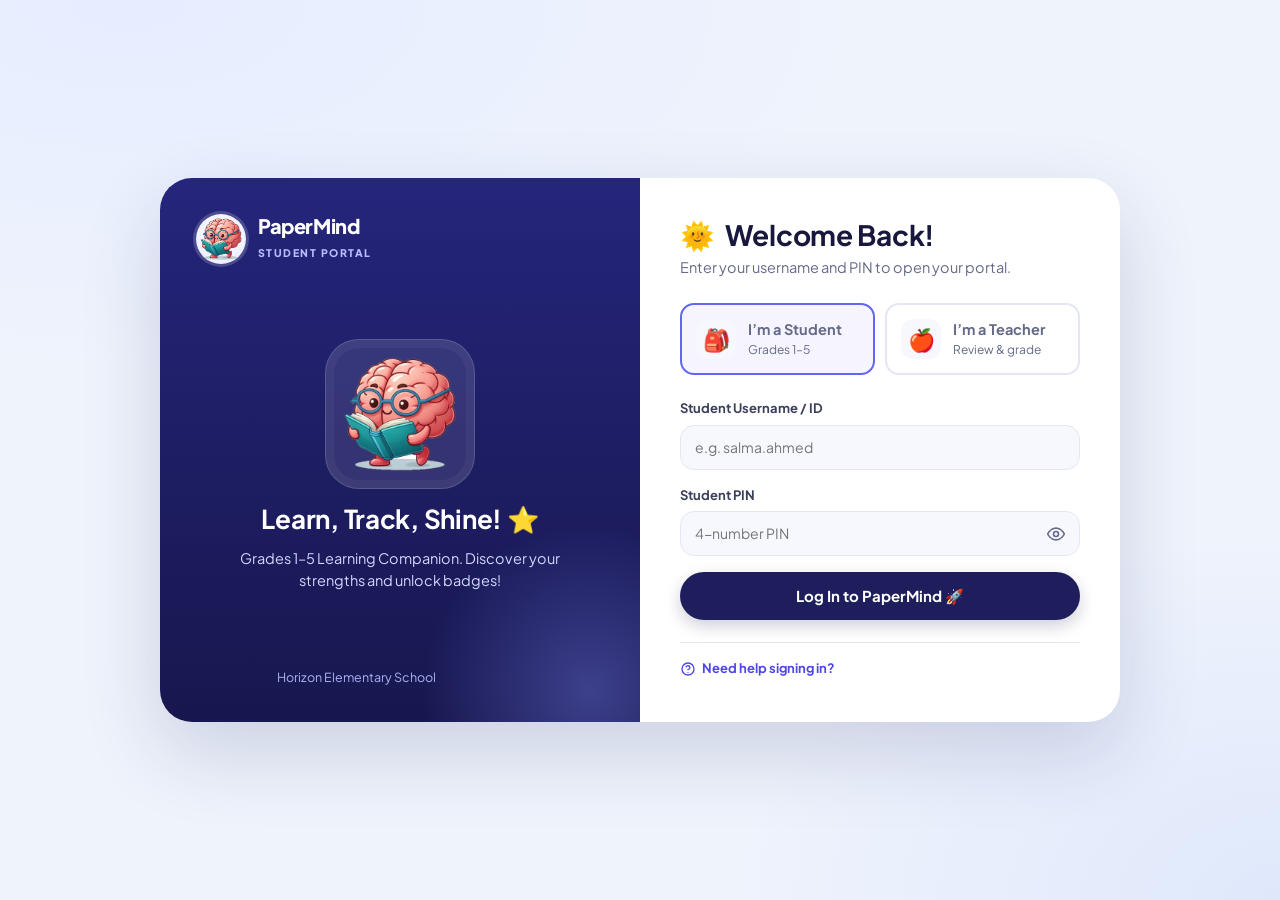
<file: index.html>
<!DOCTYPE html>
<html lang="en">
<head>
  <meta charset="utf-8">
  <meta name="viewport" content="width=device-width, initial-scale=1">
  <title>Log in · PaperMind</title>
  <meta name="description" content="PaperMind — handwritten exam review and learning support for Grades 1–5.">
  <link rel="icon" type="image/png" href="assets/favicon.png">
  <link rel="preconnect" href="https://fonts.googleapis.com">
  <link rel="preconnect" href="https://fonts.gstatic.com" crossorigin>
  <link href="https://fonts.googleapis.com/css2?family=Plus+Jakarta+Sans:wght@400;500;600;700;800&display=swap" rel="stylesheet">
  <link rel="stylesheet" href="css/styles.css">
</head>
<body data-page="login">
  <main class="login-page">
    <div class="login-card">
      <section class="login-hero" aria-hidden="false">
        <div class="brand">
          <span class="brand-mark"><img src="assets/logo.png" alt=""></span>
          <span><span class="brand-name">PaperMind</span><br><span class="brand-role" id="hero-role">Student Portal</span></span>
        </div>
        <div class="login-hero-center">
          <div class="mascot-tile"><img src="assets/logo.png" alt="PaperMind mascot: a friendly brain reading a book"></div>
          <h2 id="hero-title">Learn, Track, Shine! ⭐</h2>
          <p id="hero-text">Grades 1–5 Learning Companion. Discover your strengths and unlock badges!</p>
        </div>
        <p class="foot">Horizon Elementary School</p>
      </section>

      <section class="login-form-side">
        <h1><span aria-hidden="true">🌞</span> Welcome Back!</h1>
        <p class="lead" id="login-lead">Enter your username and PIN to open your portal.</p>

        <div class="role-switch" role="radiogroup" aria-label="I am a">
          <button type="button" class="role-option" role="radio" data-role="student" aria-checked="true">
            <span class="role-ico" aria-hidden="true">🎒</span><span><strong>I’m a Student</strong><span>Grades 1–5</span></span>
          </button>
          <button type="button" class="role-option" role="radio" data-role="teacher" aria-checked="false">
            <span class="role-ico" aria-hidden="true">🍎</span><span><strong>I’m a Teacher</strong><span>Review &amp; grade</span></span>
          </button>
        </div>

        <div id="login-alert" class="notice err form-alert" role="alert" hidden></div>

        <form id="login-form" novalidate>
          <div class="field">
            <label for="login-id" id="id-label">Student Username / ID</label>
            <input class="input" id="login-id" name="id" type="text" autocomplete="username" autocapitalize="none" spellcheck="false" required>
          </div>
          <div class="field">
            <label for="login-secret" id="secret-label">Student PIN</label>
            <div class="pw-wrap">
              <input class="input" id="login-secret" name="secret" type="password" autocomplete="current-password" required>
              <button type="button" class="pw-toggle" id="pw-toggle" aria-label="Show password" aria-pressed="false">
                <svg class="icon" viewBox="0 0 24 24" aria-hidden="true"><path d="M2 12s3.5-7 10-7 10 7 10 7-3.5 7-10 7S2 12 2 12z"/><circle cx="12" cy="12" r="3"/></svg>
              </button>
            </div>
          </div>
          <button class="btn btn-primary btn-lg btn-block" id="login-submit" type="submit">Log In to PaperMind 🚀</button>
        </form>

        <details class="login-help">
          <summary>
            <svg class="icon icon-sm" viewBox="0 0 24 24" aria-hidden="true"><circle cx="12" cy="12" r="9"/><path d="M9.1 9a3 3 0 0 1 5.8 1c0 2-3 3-3 3M12 17h.01"/></svg>
            Need help signing in?
          </summary>
          <p class="mt-8">Ask your teacher for your username and PIN. For the class accounts in this school:</p>
          <div class="acct"><span>Student · <code>salma.ahmed</code> · PIN <code>1234</code></span><button type="button" class="btn btn-xs" data-fill="student|salma.ahmed|1234">Use</button></div>
          <div class="acct"><span>Teacher · <code>sarah.educator@papermind.school</code> · <code>teacher123</code></span><button type="button" class="btn btn-xs" data-fill="teacher|sarah.educator@papermind.school|teacher123">Use</button></div>
          <p class="mt-8 tiny">Other students use <code>firstname.lastname</code> (e.g. <code>omar.ali</code>) with PIN <code>1234</code>.</p>
          <button type="button" class="link-btn mt-8 tiny" id="reset-data">Restore the sample class to its starting point</button>
        </details>
      </section>
    </div>
  </main>
  <script src="js/data.js"></script>
  <script src="js/app.js"></script>
  <script src="js/auth.js"></script>
</body>
</html>
</file>
<file: css/styles.css>
/* =========================================================
   PaperMind — shared design system
   Used by the login page, the teacher portal and the student portal.
   ========================================================= */

:root {
  /* Brand */
  --navy-950: #12123f;
  --navy-900: #17174d;
  --navy-800: #1e1e5c;
  --navy-700: #2a2a78;
  --navy-600: #34349a;
  --indigo-600: #4f46e5;
  --indigo-500: #6366f1;
  --lavender-50: #f6f5ff;
  --lavender-100: #eeedff;
  --lavender-200: #dedcff;
  --sidebar-grad: linear-gradient(180deg, #25257c 0%, #1d1d62 55%, #17174f 100%);

  /* Neutrals */
  --canvas: #eef3fc;
  --canvas-2: #e3ebfa;
  --card: #ffffff;
  --surface: #f7f8fd;
  --border: #e4e7f3;
  --border-strong: #cfd4e6;
  --text: #17183b;
  --text-2: #3b3f5c;
  --muted: #646a88;
  --muted-2: #8a8fab;

  /* Status */
  --green-700: #047857;
  --green-600: #059669;
  --green-500: #10b981;
  --green-50: #e8f8f1;
  --amber-700: #a14b06;
  --amber-600: #d97706;
  --amber-400: #f5b83d;
  --amber-50: #fff6e2;
  --red-700: #be123c;
  --red-600: #e11d48;
  --red-500: #f43f5e;
  --red-50: #ffecef;
  --blue-700: #1d4ed8;
  --blue-500: #3b82f6;
  --blue-50: #eaf2ff;
  --purple-700: #6d28d9;
  --purple-50: #f3edff;
  --yellow-avatar: #f8c537;

  /* Shape */
  --r-xs: 8px;
  --r-sm: 10px;
  --r-md: 14px;
  --r-lg: 20px;
  --r-xl: 28px;
  --r-pill: 999px;
  --shadow-sm: 0 1px 2px rgba(23, 24, 59, .05), 0 1px 3px rgba(23, 24, 59, .05);
  --shadow-md: 0 6px 24px rgba(30, 30, 92, .08);
  --shadow-lg: 0 24px 60px rgba(18, 18, 63, .22);
  --focus: 0 0 0 3px rgba(99, 102, 241, .45);

  /* Type */
  --font: "Plus Jakarta Sans", "Segoe UI", system-ui, -apple-system, Roboto, Arial, sans-serif;
  --font-hand: "Caveat", "Segoe Print", "Bradley Hand", "Comic Sans MS", cursive;

  --sidebar-w: 264px;
}

*, *::before, *::after { box-sizing: border-box; }
html { -webkit-text-size-adjust: 100%; }
body {
  margin: 0;
  font-family: var(--font);
  color: var(--text);
  background: var(--canvas);
  line-height: 1.5;
  font-size: 15px;
  -webkit-font-smoothing: antialiased;
}
img { max-width: 100%; display: block; }
h1, h2, h3, h4 { margin: 0; line-height: 1.2; letter-spacing: -.01em; }
p { margin: 0; }
a { color: var(--indigo-600); }
button, input, select, textarea { font: inherit; color: inherit; }
button { cursor: pointer; }
[hidden] { display: none !important; }

:focus-visible { outline: none; box-shadow: var(--focus); border-radius: var(--r-xs); }

.sr-only {
  position: absolute !important; width: 1px; height: 1px; padding: 0; margin: -1px;
  overflow: hidden; clip: rect(0, 0, 0, 0); white-space: nowrap; border: 0;
}
.skip-link {
  position: absolute; left: 12px; top: -60px; z-index: 1000;
  background: var(--navy-800); color: #fff; padding: 10px 16px; border-radius: var(--r-sm);
  text-decoration: none; font-weight: 700;
}
.skip-link:focus { top: 12px; }

.icon { width: 20px; height: 20px; flex: none; stroke: currentColor; fill: none; stroke-width: 2; stroke-linecap: round; stroke-linejoin: round; }
.icon-sm { width: 16px; height: 16px; }
.icon-xs { width: 13px; height: 13px; }
.icon-lg { width: 26px; height: 26px; }

/* ---------- Buttons ---------- */
.btn {
  display: inline-flex; align-items: center; justify-content: center; gap: 8px;
  border: 1px solid transparent; border-radius: var(--r-pill);
  padding: 10px 18px; font-weight: 700; font-size: 14px; line-height: 1.2;
  background: var(--lavender-100); color: var(--navy-800);
  transition: background .15s, box-shadow .15s, transform .05s, color .15s, border-color .15s;
  text-decoration: none; white-space: nowrap;
}
.btn:hover { background: var(--lavender-200); }
.btn:active { transform: translateY(1px); }
.btn:focus-visible { box-shadow: var(--focus); border-radius: var(--r-pill); }
.btn[disabled], .btn[aria-disabled="true"] { opacity: .5; cursor: not-allowed; transform: none; }
.btn-primary { background: var(--navy-800); color: #fff; box-shadow: 0 6px 16px rgba(30, 30, 92, .22); }
.btn-primary:hover { background: var(--navy-700); }
.btn-success { background: var(--green-600); color: #fff; box-shadow: 0 6px 16px rgba(5, 150, 105, .25); }
.btn-success:hover { background: var(--green-700); }
.btn-outline { background: #fff; border-color: var(--border-strong); color: var(--text-2); }
.btn-outline:hover { background: var(--surface); }
.btn-ghost { background: transparent; color: var(--indigo-600); padding-left: 10px; padding-right: 10px; }
.btn-ghost:hover { background: var(--lavender-50); }
.btn-danger { background: #fff; border-color: #f7c4cf; color: var(--red-700); }
.btn-danger:hover { background: var(--red-50); }
.btn-sm { padding: 7px 13px; font-size: 13px; }
.btn-xs { padding: 5px 10px; font-size: 12px; gap: 5px; }
.btn-lg { padding: 14px 24px; font-size: 15px; }
.btn-block { width: 100%; }
.icon-btn {
  display: inline-grid; place-items: center; width: 40px; height: 40px;
  border-radius: 50%; border: 1px solid var(--border); background: #fff; color: var(--text-2); position: relative;
}
.icon-btn:hover { background: var(--surface); }
.icon-btn:focus-visible { border-radius: 50%; }
.icon-btn .dot {
  position: absolute; top: 6px; right: 7px; min-width: 16px; height: 16px; border-radius: 8px; padding: 0 4px;
  background: var(--red-600); color: #fff; font-size: 10px; font-weight: 800; display: grid; place-items: center;
  border: 2px solid #fff;
}
.link-btn { background: none; border: 0; padding: 0; color: var(--indigo-600); font-weight: 700; display: inline-flex; gap: 6px; align-items: center; }
.link-btn { text-decoration: none; }
.link-btn:hover { text-decoration: underline; }
.dot { width: 8px; height: 8px; border-radius: 50%; display: inline-block; flex: none; }
.dot-amber { background: var(--amber-600); } .dot-blue { background: var(--blue-500); } .dot-red { background: var(--red-600); } .dot-green { background: var(--green-500); } .dot-purple { background: var(--indigo-500); }
.c-amber { color: var(--amber-700); } .c-blue { color: var(--blue-700); } .c-red { color: var(--red-700); } .c-green { color: var(--green-700); } .c-purple { color: var(--indigo-600); }


/* ---------- Chips & badges ---------- */
.chip {
  display: inline-flex; align-items: center; gap: 6px; border-radius: var(--r-pill);
  padding: 4px 10px; font-size: 12px; font-weight: 700; line-height: 1.3;
  background: var(--surface); color: var(--text-2); border: 1px solid var(--border); white-space: nowrap;
}
.chip .icon { width: 13px; height: 13px; }
.chip-green { background: var(--green-50); color: var(--green-700); border-color: #c5ecd9; }
.chip-amber { background: var(--amber-50); color: var(--amber-700); border-color: #f7dfa8; }
.chip-red { background: var(--red-50); color: var(--red-700); border-color: #f8c9d3; }
.chip-blue { background: var(--blue-50); color: var(--blue-700); border-color: #cfe0ff; }
.chip-purple { background: var(--lavender-100); color: var(--indigo-600); border-color: var(--lavender-200); }
.chip-navy { background: var(--navy-800); color: #fff; border-color: var(--navy-800); }
.count-badge {
  min-width: 22px; height: 22px; padding: 0 6px; border-radius: 11px; display: inline-grid; place-items: center;
  background: var(--red-600); color: #fff; font-size: 12px; font-weight: 800;
}

/* ---------- Cards ---------- */
.card { background: var(--card); border: 1px solid var(--border); border-radius: var(--r-lg); padding: 24px; box-shadow: var(--shadow-sm); }
.card-tight { padding: 18px; }
.card-head { display: flex; align-items: center; justify-content: space-between; gap: 12px; margin-bottom: 18px; flex-wrap: wrap; }
.card-head h2, .card-head h3 { font-size: 18px; }
.card-sub { color: var(--muted); font-size: 13px; margin-top: 4px; }
.muted { color: var(--muted); }
.small { font-size: 13px; }
.tiny { font-size: 12px; }
.bold { font-weight: 700; }
.eyebrow { font-size: 11px; font-weight: 800; letter-spacing: .08em; text-transform: uppercase; color: var(--indigo-600); }

/* ---------- Forms ---------- */
.field { display: flex; flex-direction: column; gap: 6px; margin-bottom: 16px; }
.field label, .field .label { font-size: 13px; font-weight: 700; color: var(--text-2); }
.field .hint { font-size: 12px; color: var(--muted); }
.field .error-text { font-size: 12.5px; color: var(--red-700); font-weight: 600; display: flex; gap: 6px; align-items: center; }
.input, .select, .textarea {
  width: 100%; border: 1.5px solid var(--border); background: var(--surface);
  border-radius: var(--r-md); padding: 11px 14px; font-size: 14px; color: var(--text);
  transition: border-color .15s, box-shadow .15s, background .15s;
}
.input:hover, .select:hover, .textarea:hover { border-color: var(--border-strong); }
.input:focus, .select:focus, .textarea:focus { outline: none; border-color: var(--indigo-500); background: #fff; box-shadow: var(--focus); }
.input[aria-invalid="true"], .select[aria-invalid="true"], .textarea[aria-invalid="true"] { border-color: var(--red-500); background: #fff8f9; }
.textarea { min-height: 110px; resize: vertical; line-height: 1.55; }
.select {
  appearance: none; -webkit-appearance: none; padding-right: 40px; cursor: pointer;
  background-image: url("data:image/svg+xml,%3Csvg xmlns='http://www.w3.org/2000/svg' width='16' height='16' viewBox='0 0 24 24' fill='none' stroke='%23646a88' stroke-width='2.5' stroke-linecap='round' stroke-linejoin='round'%3E%3Cpath d='m6 9 6 6 6-6'/%3E%3C/svg%3E");
  background-repeat: no-repeat; background-position: right 14px center;
}
.form-row { display: grid; grid-template-columns: 1fr 1fr; gap: 14px; }
.check {
  display: flex; align-items: center; gap: 10px; padding: 9px 12px; border: 1.5px solid var(--border);
  border-radius: var(--r-sm); background: #fff; cursor: pointer; font-size: 13.5px; font-weight: 600;
}
.check:hover { border-color: var(--border-strong); }
.check input { width: 18px; height: 18px; accent-color: var(--indigo-600); margin: 0; }
.check.is-checked { border-color: var(--indigo-500); background: var(--lavender-50); }
.file-pick { display: flex; align-items: center; gap: 12px; flex-wrap: wrap; }

/* ---------- Segmented tabs ---------- */
.seg { display: inline-flex; gap: 4px; padding: 4px; background: var(--surface); border: 1px solid var(--border); border-radius: var(--r-pill); flex-wrap: wrap; }
.seg button {
  border: 0; background: transparent; border-radius: var(--r-pill); padding: 8px 16px; font-size: 13.5px; font-weight: 700; color: var(--muted);
}
.seg button:hover { color: var(--text); }
.seg button[aria-selected="true"], .seg button[aria-pressed="true"] { background: var(--navy-800); color: #fff; box-shadow: 0 4px 10px rgba(30,30,92,.2); }
.pill-tabs { display: flex; gap: 8px; flex-wrap: wrap; }
.pill-tabs button {
  border: 1px solid var(--border); background: #fff; border-radius: var(--r-pill); padding: 8px 15px;
  font-size: 13px; font-weight: 700; color: var(--text-2);
}
.pill-tabs button:hover { background: var(--surface); }
.pill-tabs button[aria-pressed="true"] { background: var(--navy-800); border-color: var(--navy-800); color: #fff; }

/* ---------- Progress ---------- */
.bar { height: 9px; background: #edf0f7; border-radius: 6px; overflow: hidden; }
.bar > span { display: block; height: 100%; border-radius: 6px; background: var(--green-500); transition: width .5s ease; }
.bar.red > span { background: var(--red-500); }
.bar.amber > span { background: var(--amber-400); }
.bar.blue > span { background: var(--blue-500); }
.bar.indigo > span { background: var(--indigo-500); }
.bar-row { margin-bottom: 16px; }
.bar-row .bar-label { display: flex; justify-content: space-between; font-size: 13.5px; font-weight: 600; margin-bottom: 7px; gap: 10px; }

/* ---------- Avatars ---------- */
.avatar {
  width: 40px; height: 40px; border-radius: 50%; display: inline-grid; place-items: center; flex: none;
  background: var(--yellow-avatar); color: var(--navy-900); font-weight: 800; font-size: 14px;
}
.avatar-sm { width: 32px; height: 32px; font-size: 12px; }
.avatar-lg { width: 64px; height: 64px; font-size: 22px; }
.avatar.emoji { background: #ffe9c7; font-size: 22px; }
.avatar-lg.emoji { font-size: 34px; }

/* ---------- Logo ---------- */
.brand { display: flex; align-items: center; gap: 12px; text-decoration: none; color: #fff; }
.brand-mark {
  width: 50px; height: 50px; border-radius: 50%; flex: none; display: grid; place-items: center;
  background: radial-gradient(circle at 50% 40%, #ffffff 0%, #eef0ff 70%); box-shadow: 0 0 0 3px rgba(255,255,255,.18);
  overflow: hidden;
}
.brand-mark img { width: 88%; height: 88%; object-fit: contain; }
.brand-name { font-weight: 800; font-size: 20px; letter-spacing: -.02em; line-height: 1.1; }
.brand-role { font-size: 10.5px; font-weight: 800; letter-spacing: .14em; text-transform: uppercase; color: #b9bdff; }

/* =========================================================
   App shell (both portals)
   ========================================================= */
.app { display: flex; min-height: 100vh; gap: 24px; padding: 20px; }
.sidebar {
  width: var(--sidebar-w); flex: none; background: var(--sidebar-grad); color: #fff;
  border-radius: var(--r-xl); padding: 24px 18px 18px; display: flex; flex-direction: column;
  position: sticky; top: 20px; height: calc(100vh - 40px); box-shadow: var(--shadow-md);
}
.sidebar .brand { padding: 0 8px 22px; }
.nav { display: flex; flex-direction: column; gap: 4px; flex: 1; overflow-y: auto; margin: 0 -4px; padding: 2px 4px; }
.nav a {
  display: flex; align-items: center; gap: 12px; padding: 11px 16px; border-radius: var(--r-pill);
  color: #e4e6ff; text-decoration: none; font-weight: 600; font-size: 14.5px; position: relative;
  transition: background .15s, color .15s;
}
.nav a .icon { color: #c7caff; }
.nav a:hover { background: rgba(255,255,255,.08); color: #fff; }
.nav a[aria-current="page"] { background: #fff; color: var(--navy-900); font-weight: 800; box-shadow: 0 6px 16px rgba(0,0,0,.18); }
.nav a[aria-current="page"] .icon { color: var(--navy-800); }
.nav a .count-badge { margin-left: auto; }
.nav a:focus-visible { box-shadow: 0 0 0 3px rgba(255,255,255,.6); border-radius: var(--r-pill); }
.sidebar-bottom { border-top: 1px solid rgba(255,255,255,.12); padding-top: 16px; margin-top: 16px; display: flex; flex-direction: column; gap: 10px; }
.profile-card {
  display: flex; align-items: center; gap: 12px; width: 100%; padding: 10px 12px; text-align: left;
  border-radius: var(--r-md); border: 1px solid rgba(255,255,255,.1); background: rgba(255,255,255,.07); color: #fff;
}
.profile-card:hover { background: rgba(255,255,255,.13); }
.profile-card:focus-visible { box-shadow: 0 0 0 3px rgba(255,255,255,.6); border-radius: var(--r-md); }
.profile-card .who { flex: 1; min-width: 0; }
.profile-card .who strong { display: block; font-size: 14px; white-space: nowrap; overflow: hidden; text-overflow: ellipsis; }
.profile-card .who span { display: block; font-size: 12px; color: #c4c7f5; }
.logout-btn {
  display: flex; align-items: center; justify-content: center; gap: 10px; padding: 10px 14px; width: 100%;
  background: transparent; border: 1px solid rgba(255,255,255,.18); color: #fff; border-radius: var(--r-md); font-weight: 700; font-size: 14px;
}
.logout-btn:hover { background: rgba(255,255,255,.08); }
.logout-btn:focus-visible { box-shadow: 0 0 0 3px rgba(255,255,255,.6); border-radius: var(--r-md); }

.main { flex: 1; min-width: 0; display: flex; flex-direction: column; }
.topbar { display: flex; align-items: center; gap: 14px; padding: 6px 4px 18px; }
.topbar h1 { font-size: 24px; flex: 1; min-width: 0; }
.topbar-actions { display: flex; align-items: center; gap: 10px; }
.menu-toggle { display: none; }
.view { flex: 1; outline: none; padding-bottom: 8px; }
.view:focus, .view:focus-visible { box-shadow: none; }
.page-head { margin-bottom: 22px; display: flex; justify-content: space-between; align-items: flex-end; gap: 16px; flex-wrap: wrap; }
.page-head h2 { font-size: 28px; font-weight: 800; letter-spacing: -.02em; }
.page-head p { color: var(--muted); margin-top: 6px; }
.breadcrumb { display: flex; gap: 6px; align-items: center; font-size: 13px; color: var(--muted); margin-bottom: 8px; flex-wrap: wrap; }
.breadcrumb a { color: var(--indigo-600); text-decoration: none; font-weight: 700; }
.breadcrumb a:hover { text-decoration: underline; }

.grid { display: grid; gap: 20px; }
.grid-2 { grid-template-columns: repeat(2, minmax(0, 1fr)); }
.grid-3 { grid-template-columns: repeat(3, minmax(0, 1fr)); }
.grid-4 { grid-template-columns: repeat(4, minmax(0, 1fr)); }
.grid-main-side { grid-template-columns: minmax(0, 1.55fr) minmax(0, 1fr); }
.stack { display: flex; flex-direction: column; gap: 14px; }
.row { display: flex; align-items: center; gap: 10px; }
.row-wrap { flex-wrap: wrap; }
.row-between { display: flex; align-items: center; justify-content: space-between; gap: 12px; }
.spacer { flex: 1; }
.mt-8 { margin-top: 8px; } .mt-12 { margin-top: 12px; } .mt-16 { margin-top: 16px; } .mt-24 { margin-top: 24px; }
.mb-8 { margin-bottom: 8px; } .mb-16 { margin-bottom: 16px; }

.empty {
  text-align: center; padding: 36px 20px; color: var(--muted); border: 2px dashed var(--border); border-radius: var(--r-lg); background: var(--surface);
}
.empty .icon { width: 34px; height: 34px; margin: 0 auto 10px; color: var(--muted-2); }
.empty h3 { color: var(--text); font-size: 16px; margin-bottom: 6px; }

.notice {
  display: flex; gap: 12px; align-items: flex-start; padding: 13px 16px; border-radius: var(--r-md);
  background: var(--lavender-50); border: 1px solid var(--lavender-200); color: var(--text-2); font-size: 13.5px;
}
.notice .icon { color: var(--indigo-600); margin-top: 1px; }
.notice.warn { background: var(--amber-50); border-color: #f5dca0; }
.notice.warn .icon { color: var(--amber-600); }
.notice.ok { background: var(--green-50); border-color: #bfe9d4; }
.notice.ok .icon { color: var(--green-600); }
.notice.err { background: var(--red-50); border-color: #f8c9d3; }
.notice.err .icon { color: var(--red-600); }

table.table { width: 100%; border-collapse: collapse; font-size: 13.5px; }
.table th { text-align: left; font-size: 11px; letter-spacing: .07em; text-transform: uppercase; color: var(--muted); font-weight: 800; padding: 10px 12px; border-bottom: 1px solid var(--border); }
.table td { padding: 13px 12px; border-bottom: 1px solid var(--border); vertical-align: middle; }
.table tr:last-child td { border-bottom: 0; }
.table-wrap { overflow-x: auto; }

/* ---------- Modal ---------- */
.modal-backdrop {
  position: fixed; inset: 0; background: rgba(18, 18, 63, .45); backdrop-filter: blur(4px);
  display: grid; place-items: center; z-index: 500; padding: 20px; animation: fade .15s ease;
}
.modal {
  background: #fff; border-radius: 24px; width: min(560px, 100%); max-height: calc(100vh - 40px); overflow: auto;
  box-shadow: var(--shadow-lg); animation: pop .18s ease; display: flex; flex-direction: column;
}
.modal-wide { width: min(780px, 100%); }
.modal-head { display: flex; align-items: flex-start; gap: 14px; padding: 24px 26px 16px; border-bottom: 1px solid var(--border); }
.modal-head h2 { font-size: 19px; }
.modal-head .sub { color: var(--muted); font-size: 13.5px; margin-top: 3px; }
.modal-head .close { margin-left: auto; }
.modal-body { padding: 20px 26px; }
.modal-foot { display: flex; justify-content: flex-end; align-items: center; gap: 10px; padding: 16px 26px 22px; border-top: 1px solid var(--border); flex-wrap: wrap; }
@keyframes fade { from { opacity: 0; } to { opacity: 1; } }
@keyframes pop { from { opacity: 0; transform: translateY(10px) scale(.98); } to { opacity: 1; transform: none; } }

/* ---------- Toasts ---------- */
.toast-region {
  position: fixed; top: 92px; right: 24px; z-index: 900; display: flex; flex-direction: column; gap: 10px;
  width: min(380px, calc(100vw - 40px)); pointer-events: none;
}
.toast {
  pointer-events: auto; display: flex; gap: 12px; align-items: flex-start; padding: 14px 14px 14px 16px;
  background: #fff; border-radius: var(--r-md); box-shadow: 0 14px 36px rgba(18,18,63,.18); border: 1px solid var(--border);
  border-left: 5px solid var(--indigo-500); animation: slidein .2s ease;
}
.toast.leaving { animation: slideout .2s ease forwards; }
.toast .t-icon { width: 30px; height: 30px; border-radius: 50%; display: grid; place-items: center; flex: none; background: var(--lavender-100); color: var(--indigo-600); }
.toast .t-icon .icon { width: 17px; height: 17px; }
.toast .t-body { flex: 1; min-width: 0; }
.toast .t-title { font-weight: 800; font-size: 14px; }
.toast .t-msg { font-size: 13px; color: var(--muted); margin-top: 2px; }
.toast .t-close { background: none; border: 0; color: var(--muted-2); padding: 2px; border-radius: 6px; }
.toast .t-close:hover { color: var(--text); }
.toast .t-action { margin-top: 8px; }
.toast.success { border-left-color: var(--green-500); }
.toast.success .t-icon { background: var(--green-50); color: var(--green-600); }
.toast.error { border-left-color: var(--red-500); }
.toast.error .t-icon { background: var(--red-50); color: var(--red-600); }
.toast.warning { border-left-color: var(--amber-400); }
.toast.warning .t-icon { background: var(--amber-50); color: var(--amber-600); }
@keyframes slidein { from { opacity: 0; transform: translateX(24px); } to { opacity: 1; transform: none; } }
@keyframes slideout { to { opacity: 0; transform: translateX(24px); } }

/* ---------- Dropdown menu ---------- */
.dropdown { position: relative; }
.dropdown-btn {
  display: inline-flex; align-items: center; gap: 10px; padding: 10px 16px; border-radius: var(--r-pill);
  background: #fff; border: 1px solid var(--border); font-weight: 700; font-size: 13.5px; color: var(--text);
  box-shadow: var(--shadow-sm);
}
.dropdown-btn:hover { background: var(--surface); }
.dropdown-btn:focus-visible { border-radius: var(--r-pill); }
.dropdown-btn .icon { width: 16px; height: 16px; color: var(--muted); transition: transform .15s; }
.dropdown-btn[aria-expanded="true"] .icon.chev { transform: rotate(180deg); }
.menu {
  position: absolute; right: 0; top: calc(100% + 8px); min-width: 250px; background: #fff; border: 1px solid var(--border);
  border-radius: var(--r-md); box-shadow: var(--shadow-lg); padding: 6px; z-index: 300; animation: pop .12s ease;
}
.menu [role="menuitemradio"], .menu [role="menuitem"] {
  display: flex; align-items: center; gap: 10px; width: 100%; text-align: left; border: 0; background: none;
  padding: 10px 12px; border-radius: var(--r-sm); font-size: 13.5px; font-weight: 600; color: var(--text-2);
}
.menu [role="menuitemradio"]:hover, .menu [role="menuitem"]:hover, .menu [role="menuitemradio"]:focus-visible, .menu [role="menuitem"]:focus-visible { background: var(--lavender-50); color: var(--text); box-shadow: none; }
.menu [aria-checked="true"] { color: var(--indigo-600); font-weight: 800; }
.menu .menu-sub { font-size: 11.5px; color: var(--muted); font-weight: 500; display: block; }
.menu .check-mark { margin-left: auto; color: var(--indigo-600); }

/* ---------- Popover panel (bell) ---------- */
.panel {
  position: absolute; right: 0; top: calc(100% + 8px); width: 360px; max-width: calc(100vw - 32px);
  background: #fff; border: 1px solid var(--border); border-radius: var(--r-lg); box-shadow: var(--shadow-lg); z-index: 300; animation: pop .12s ease;
}
.panel-head { display: flex; justify-content: space-between; align-items: center; padding: 14px 16px; border-bottom: 1px solid var(--border); }
.panel-list { max-height: 380px; overflow: auto; padding: 6px; }
.panel-item { display: flex; gap: 10px; padding: 10px; border-radius: var(--r-sm); width: 100%; text-align: left; background: none; border: 0; }
.panel-item:hover { background: var(--surface); }
.panel-item .unread-dot { width: 8px; height: 8px; border-radius: 50%; background: var(--red-600); margin-top: 7px; flex: none; }
.panel-item .read-dot { width: 8px; height: 8px; flex: none; }

/* ---------- Help drawer ---------- */
.drawer {
  position: fixed; top: 0; right: 0; bottom: 0; width: min(420px, 100%); background: #fff; z-index: 600;
  box-shadow: -20px 0 60px rgba(18,18,63,.2); display: flex; flex-direction: column; animation: drawin .2s ease;
}
.drawer-body { padding: 20px 24px; overflow: auto; }
.drawer-body h3 { font-size: 15px; margin: 18px 0 8px; }
.drawer-body ul { padding-left: 18px; margin: 0; color: var(--text-2); font-size: 14px; }
.drawer-body li { margin-bottom: 6px; }
kbd { background: var(--surface); border: 1px solid var(--border-strong); border-bottom-width: 2px; border-radius: 6px; padding: 1px 6px; font-size: 12px; font-family: var(--font); font-weight: 700; }
@keyframes drawin { from { transform: translateX(30px); opacity: 0; } to { transform: none; opacity: 1; } }

/* =========================================================
   Login page
   ========================================================= */
.login-page {
  min-height: 100vh; display: grid; place-items: center; padding: 24px;
  background: radial-gradient(1200px 600px at 10% 0%, #e6edff 0%, transparent 60%), radial-gradient(900px 600px at 100% 100%, #dfe8fb 0%, transparent 60%), var(--canvas);
}
.login-card {
  width: min(960px, 100%); display: grid; grid-template-columns: 1fr 1fr; background: #fff; border-radius: 32px;
  box-shadow: 0 30px 80px rgba(30, 30, 92, .16); overflow: hidden;
}
.login-hero {
  background: var(--sidebar-grad); color: #fff; padding: 36px; display: flex; flex-direction: column; position: relative; overflow: hidden;
}
.login-hero::after {
  content: ""; position: absolute; width: 340px; height: 340px; border-radius: 50%; right: -120px; bottom: -140px;
  background: radial-gradient(circle, rgba(129, 140, 248, .35), transparent 70%);
}
.login-hero-center { flex: 1; display: flex; flex-direction: column; align-items: center; justify-content: center; text-align: center; gap: 14px; padding: 30px 0; position: relative; z-index: 1; }
.mascot-tile {
  width: 150px; height: 150px; border-radius: 34px; background: rgba(255,255,255,.1); border: 1px solid rgba(255,255,255,.18);
  display: grid; place-items: center; box-shadow: inset 0 0 0 8px rgba(255,255,255,.04);
}
.mascot-tile img { width: 120px; height: 120px; object-fit: contain; animation: bob 3.4s ease-in-out infinite; }
@keyframes bob { 0%, 100% { transform: translateY(0); } 50% { transform: translateY(-6px); } }
.login-hero h2 { font-size: 26px; }
.login-hero p { color: #d3d6ff; max-width: 320px; font-size: 14.5px; }
.login-hero .foot { font-size: 12.5px; color: #aeb2f3; text-align: center; position: relative; z-index: 1; }
.login-form-side { padding: 40px; display: flex; flex-direction: column; }
.login-form-side h1 { font-size: 28px; display: flex; align-items: center; gap: 10px; }
.login-form-side .lead { color: var(--muted); margin: 6px 0 24px; font-size: 14.5px; }
.role-switch { display: grid; grid-template-columns: 1fr 1fr; gap: 10px; margin-bottom: 24px; }
.role-option {
  display: flex; align-items: center; gap: 12px; padding: 14px; border-radius: var(--r-md); border: 2px solid var(--border);
  background: #fff; text-align: left; transition: border-color .15s, background .15s;
}
.role-option:hover { border-color: var(--border-strong); }
.role-option[aria-checked="true"] { border-color: var(--indigo-500); background: var(--lavender-50); }
.role-option .role-ico { width: 40px; height: 40px; border-radius: 12px; display: grid; place-items: center; font-size: 22px; background: var(--surface); flex: none; }
.role-option strong { display: block; font-size: 14.5px; }
.role-option span { font-size: 12px; color: var(--muted); }
.pw-wrap { position: relative; }
.pw-wrap .input { padding-right: 48px; }
.pw-wrap .pw-toggle { position: absolute; right: 6px; top: 50%; transform: translateY(-50%); width: 36px; height: 36px; border: 0; background: none; border-radius: 8px; color: var(--muted); display: grid; place-items: center; }
.pw-wrap .pw-toggle:hover { background: var(--surface); }
.login-help { margin-top: 22px; border-top: 1px solid var(--border); padding-top: 16px; font-size: 13px; color: var(--muted); }
.login-help summary { cursor: pointer; font-weight: 700; color: var(--indigo-600); list-style: none; display: inline-flex; gap: 6px; align-items: center; }
.login-help summary::-webkit-details-marker { display: none; }
.login-help .acct { display: flex; justify-content: space-between; align-items: center; gap: 10px; padding: 9px 12px; background: var(--surface); border-radius: var(--r-sm); margin-top: 8px; }
.login-help code { font-family: var(--font); font-weight: 700; color: var(--text); }
.form-alert { margin-bottom: 16px; }

/* ---------- Responsive ---------- */
@media (max-width: 1180px) {
  .grid-4 { grid-template-columns: repeat(2, minmax(0, 1fr)); }
  .grid-3 { grid-template-columns: repeat(2, minmax(0, 1fr)); }
  .grid-main-side { grid-template-columns: 1fr; }
}
@media (max-width: 920px) {
  .app { padding: 12px; gap: 0; }
  .sidebar {
    position: fixed; left: 12px; top: 12px; bottom: 12px; height: auto; z-index: 400; transform: translateX(calc(-100% - 24px));
    transition: transform .2s ease;
  }
  body.nav-open .sidebar { transform: none; }
  body.nav-open::after { content: ""; position: fixed; inset: 0; background: rgba(18,18,63,.4); z-index: 350; }
  .menu-toggle { display: inline-grid; }
  .login-card { grid-template-columns: 1fr; }
  .login-hero { padding: 26px; }
  .login-hero-center { padding: 14px 0; }
  .mascot-tile { width: 110px; height: 110px; }
  .mascot-tile img { width: 86px; height: 86px; }
  .grid-2 { grid-template-columns: 1fr; }
}
@media (max-width: 640px) {
  .toast-region { top: auto; bottom: 16px; right: 16px; left: 16px; width: auto; }
  .grid-4, .grid-3 { grid-template-columns: 1fr; }
  .form-row { grid-template-columns: 1fr; }
  .login-form-side { padding: 26px; }
  .topbar h1 { font-size: 20px; }
  .page-head h2 { font-size: 23px; }
  .card { padding: 18px; }
  .modal-head, .modal-body, .modal-foot { padding-left: 18px; padding-right: 18px; }
}
@media (prefers-reduced-motion: reduce) {
  *, *::before, *::after { animation-duration: .001ms !important; transition-duration: .001ms !important; }
}
@media print {
  .sidebar, .topbar-actions, .toast-region, .menu-toggle, .no-print { display: none !important; }
  .app { padding: 0; }
  body { background: #fff; }
  .card { box-shadow: none; break-inside: avoid; }
}

/* =========================================================
   Design refresh — shared visual components
   ========================================================= */
.grid { align-items: start; }
.grid.stretch, .grid-4 { align-items: stretch; }
.ring { position: relative; display: inline-grid; place-items: center; flex: none; }
.ring svg { position: absolute; inset: 0; width: 100%; height: 100%; }
.ring .ring-val { transition: stroke-dashoffset .9s cubic-bezier(.2,.8,.2,1); animation: ringIn 1s cubic-bezier(.2,.8,.2,1); }
.ring .ring-in { position: relative; font-weight: 800; font-size: 13px; line-height: 1; text-align: center; }
@keyframes ringIn { from { stroke-dashoffset: var(--c); } }
.confetti { position: fixed; inset: 0; pointer-events: none; z-index: 950; }

.page-head .ph { display: flex; align-items: center; gap: 14px; }
.ph-ico { width: 48px; height: 48px; border-radius: 14px; display: grid; place-items: center; flex: none; color: #fff; background: linear-gradient(135deg, var(--indigo-500), var(--navy-700)); box-shadow: 0 8px 18px rgba(79,70,229,.25); }
.ph-ico .icon { width: 24px; height: 24px; }
.ph-ico.green { background: linear-gradient(135deg, #34d399, #059669); box-shadow: 0 8px 18px rgba(5,150,105,.25); }
.ph-ico.amber { background: linear-gradient(135deg, #fbbf24, #d97706); box-shadow: 0 8px 18px rgba(217,119,6,.25); }
.ph-ico.rose { background: linear-gradient(135deg, #fb7185, #e11d48); box-shadow: 0 8px 18px rgba(225,29,72,.25); }
.ph-ico.sky { background: linear-gradient(135deg, #60a5fa, #2563eb); box-shadow: 0 8px 18px rgba(37,99,235,.25); }

.file-btn { display: flex; align-items: center; gap: 12px; padding: 10px; border: 1.5px dashed var(--border-strong); border-radius: var(--r-md); background: var(--surface); cursor: pointer; transition: border-color .15s, background .15s; }
.file-btn:hover { border-color: var(--indigo-500); background: var(--lavender-50); }
.file-btn:focus-within { box-shadow: var(--focus); }
.file-btn .fb-ico { width: 38px; height: 38px; border-radius: 10px; background: #fff; display: grid; place-items: center; color: var(--indigo-600); border: 1px solid var(--border); flex: none; }
.file-btn .fb-t { font-weight: 700; font-size: 13.5px; }
.file-btn .fb-s { font-size: 12px; color: var(--muted); display: block; }
.file-btn.has-file { border-style: solid; border-color: #bfe9d4; background: var(--green-50); }
.file-btn.has-file .fb-ico { color: var(--green-600); }

.kbd-hint { position: absolute; right: 12px; top: 50%; transform: translateY(-50%); pointer-events: none; }
.card-title-ico { display: inline-flex; align-items: center; gap: 10px; }
.card-title-ico .ti { width: 32px; height: 32px; border-radius: 10px; display: grid; place-items: center; }
.card-title-ico .ti .icon { width: 17px; height: 17px; }
.fade-up { animation: fadeUp .45s ease both; }
.fade-up:nth-child(2) { animation-delay: .05s; } .fade-up:nth-child(3) { animation-delay: .1s; } .fade-up:nth-child(4) { animation-delay: .15s; } .fade-up:nth-child(5) { animation-delay: .2s; } .fade-up:nth-child(6) { animation-delay: .25s; }
@keyframes fadeUp { from { opacity: 0; transform: translateY(8px); } to { opacity: 1; transform: none; } }

/* =========================================================
   Scroll bars hidden everywhere (scrolling still works)
   ========================================================= */
html, body, * { scrollbar-width: none; -ms-overflow-style: none; }
html::-webkit-scrollbar, body::-webkit-scrollbar, *::-webkit-scrollbar { display: none; width: 0; height: 0; }

/* =========================================================
   Popups — refreshed design (both portals)
   ========================================================= */
.modal-backdrop { background: rgba(18, 18, 63, .42); backdrop-filter: blur(8px) saturate(1.1); -webkit-backdrop-filter: blur(8px) saturate(1.1); }
.modal {
  position: relative; border-radius: 30px; border: 1px solid rgba(255,255,255,.7);
  box-shadow: 0 40px 90px rgba(18,18,63,.35), 0 0 0 6px rgba(255,255,255,.18);
  animation: modalIn .32s cubic-bezier(.2,1.2,.4,1);
}
@keyframes modalIn { from { opacity: 0; transform: translateY(18px) scale(.94); } to { opacity: 1; transform: none; } }
.modal-head { position: relative; border-bottom: 0; padding: 28px 30px 10px; align-items: center; gap: 16px; }
.modal-head h2 { font-size: 21px; font-weight: 800; letter-spacing: -.01em; }
.modal-head .close { position: absolute; top: 18px; right: 18px; width: 36px; height: 36px; border: 0; background: var(--surface); color: var(--muted); transition: background .15s, transform .2s, color .15s; }
.modal-head .close:hover { background: var(--red-50); color: var(--red-600); transform: rotate(90deg); }
.modal-head > div { padding-right: 40px; }
.modal-body { padding: 16px 30px 22px; }
.modal-foot { border-top: 0; padding: 18px 30px 24px; background: linear-gradient(180deg, rgba(247,248,253,0), var(--surface)); border-radius: 0 0 30px 30px; }
.btn-danger-solid { background: var(--red-600); color: #fff; box-shadow: 0 8px 18px rgba(225,29,72,.28); }
.btn-danger-solid:hover { background: var(--red-700); }

/* confirm dialogs: centred, big icon */
.modal-confirm { width: min(440px, 100%); text-align: center; overflow: visible; }
.modal-confirm .modal-head { flex-direction: column; padding-top: 34px; padding-bottom: 4px; }
.modal-confirm .modal-head > div { padding-right: 0; }
.modal-confirm .modal-body { padding-top: 6px; padding-bottom: 8px; }
.confirm-msg { font-size: 15px; color: var(--text-2); line-height: 1.6; }
.modal-confirm .modal-foot { justify-content: center; background: none; padding-top: 14px; padding-bottom: 28px; }
.modal-confirm .modal-foot .btn { flex: 1; max-width: 180px; padding-top: 12px; padding-bottom: 12px; }
.confirm-art { width: 76px; height: 76px; border-radius: 24px; display: grid; place-items: center; position: relative; animation: artIn .5s cubic-bezier(.2,1.6,.4,1) .05s both; }
.confirm-art .icon { width: 34px; height: 34px; }
.confirm-art::after { content: ""; position: absolute; inset: -8px; border-radius: 30px; border: 2px dashed currentColor; opacity: .25; animation: spinSlow 14s linear infinite; }
.confirm-art.primary { background: linear-gradient(135deg, #eef0ff, #dfe2ff); color: var(--indigo-600); }
.confirm-art.success { background: linear-gradient(135deg, #e5fbf1, #c9f2de); color: var(--green-600); }
.confirm-art.danger { background: linear-gradient(135deg, #ffeef1, #ffd6de); color: var(--red-600); }
.confirm-art.kid { width: 96px; height: 96px; border-radius: 50%; background: radial-gradient(circle at 50% 40%, #fff, #fff1d6); color: var(--amber-400); }
.confirm-art.kid img { width: 82px; height: 82px; object-fit: contain; animation: bob 3s ease-in-out infinite; }
@keyframes artIn { from { transform: scale(.4) rotate(-12deg); opacity: 0; } }
@keyframes spinSlow { to { transform: rotate(360deg); } }

/* profile popups: colourful cover + overlapping avatar */
.modal-profile { width: min(520px, 100%); }
.modal-profile .modal-head { padding: 22px 30px 64px; color: #fff; border-radius: 30px 30px 0 0;
  background: radial-gradient(260px 140px at 90% 0%, rgba(165,180,252,.6), transparent 70%), linear-gradient(120deg, #1d1d62, #3b2fa0); }
.modal-profile .modal-head::after { content: ""; position: absolute; inset: 0; border-radius: inherit; background-image: radial-gradient(rgba(255,255,255,.12) 1px, transparent 1px); background-size: 18px 18px; pointer-events: none; }
.modal-profile.kid .modal-head { background: radial-gradient(240px 140px at 85% 0%, rgba(255,255,255,.45), transparent 70%), linear-gradient(120deg, #818cf8, #c084fc 55%, #fbbf24); }
.modal-profile .modal-head h2 { color: #fff; font-size: 15px; letter-spacing: .08em; text-transform: uppercase; opacity: .9; }
.modal-profile .modal-head .close { background: rgba(255,255,255,.18); color: #fff; z-index: 1; }
.modal-profile .modal-head .close:hover { background: rgba(255,255,255,.3); color: #fff; }
.modal-profile .modal-body { padding-top: 0; }
.prof-hero { display: flex; align-items: flex-end; gap: 16px; margin-top: -48px; margin-bottom: 18px; position: relative; z-index: 1; }
.avatar-xl { width: 92px; height: 92px; font-size: 32px; border: 5px solid #fff; box-shadow: 0 10px 24px rgba(30,30,92,.2); }
.avatar-xl.emoji { font-size: 48px; }
.prof-hero .ph-txt { padding-bottom: 2px; min-width: 0; }
.prof-hero .ph-txt b { font-size: 21px; display: block; }
.prof-hero .ph-txt > span { font-size: 13.5px; color: var(--muted); }
.prof-hero .nick { font-size: 15px; color: var(--indigo-600); font-weight: 700; }
.prof-stats { display: grid; grid-template-columns: repeat(3, 1fr); gap: 10px; margin-bottom: 18px; }
.prof-stats div { text-align: center; padding: 12px 6px; border-radius: 16px; background: var(--surface); border: 1px solid var(--border); }
.prof-stats b { display: block; font-size: 22px; }
.prof-stats span { font-size: 11.5px; color: var(--muted); font-weight: 700; }
.modal-profile .prof-row { border-radius: 14px; }

/* student flavour for all popups */
.portal-student .modal::before { content: ""; position: absolute; left: 30px; right: 30px; top: 0; height: 5px; border-radius: 0 0 6px 6px; background: linear-gradient(90deg, #818cf8, #22c55e, #fbbf24, #f43f5e); }
.portal-student .modal-profile::before { display: none; }
.portal-student .modal-head h2 { font-size: 22px; }

/* chart note (single exam) */
.chart-note { display: flex; gap: 10px; align-items: center; margin-top: 12px; padding: 12px 16px; border-radius: 14px; background: var(--lavender-50); border: 1px dashed var(--lavender-200); font-size: 14.5px; color: var(--text-2); }
.chart-note .icon { color: var(--indigo-600); }
.prof-hero { flex-direction: column; align-items: center; text-align: center; margin-top: -50px; gap: 8px; }
.prof-hero .row { justify-content: center; }
.modal-profile .modal-head { padding-bottom: 66px; }
</file>
<file: css/student.css>
/* =========================================================
   PaperMind — Student portal (Grades 1–5)
   Larger type, larger targets, friendly colours.
   ========================================================= */
html:has(.portal-student) { background: #e3ebfa; }
.portal-student { font-size: 16px; min-height: 100vh; background: linear-gradient(160deg, #e9f0ff 0%, #dfe9fb 100%); }
.portal-student .main {
  background: #fff; border-radius: var(--r-xl); padding: 28px clamp(20px, 4vw, 56px) 40px; box-shadow: var(--shadow-md);
}
.portal-student .topbar { padding: 0 0 6px; }
.portal-student .topbar h1 { font-size: 32px; font-weight: 800; letter-spacing: -.02em; }
.portal-student .nav a { font-size: 16px; padding: 13px 18px; }
.portal-student .btn { font-size: 15px; padding: 12px 20px; }
.portal-student .btn-sm { font-size: 14px; padding: 9px 15px; }
.portal-student .btn-xs { font-size: 13px; padding: 7px 12px; }
.page-sub { color: var(--muted); font-size: 16px; margin-bottom: 26px; padding-bottom: 20px; border-bottom: 1px solid var(--border); }
.star-pill { display: inline-flex; align-items: center; gap: 6px; padding: 8px 14px; border-radius: var(--r-pill); background: var(--amber-50); border: 1px solid #f7e0a6; font-weight: 800; color: var(--amber-700); font-size: 14px; }

/* ---------- Home ---------- */
.hero { display: flex; justify-content: space-between; align-items: center; gap: 20px; flex-wrap: wrap; padding-bottom: 24px; border-bottom: 1px solid var(--border); margin-bottom: 26px; }
.hero h2 { font-size: 40px; font-weight: 800; letter-spacing: -.02em; }
.hero p { color: var(--muted); font-size: 17px; margin-top: 6px; display: flex; gap: 8px; flex-wrap: wrap; align-items: center; }
.level-card { display: flex; align-items: center; gap: 16px; padding: 14px 18px; border-radius: 22px; background: linear-gradient(120deg, #f2f3ff, #fff8ec); border: 1px solid var(--lavender-200); }
.level-card img { width: 54px; height: 54px; border-radius: 14px; background: #fff; padding: 3px; }
.level-card .k { font-size: 11px; font-weight: 800; letter-spacing: .08em; text-transform: uppercase; }
.level-card .v { font-weight: 800; font-size: 15px; }
.level-card .sep { width: 1px; align-self: stretch; background: var(--border); }
.big-cards { display: grid; grid-template-columns: repeat(3, minmax(0, 1fr)); gap: 22px; }
.big-card {
  display: flex; flex-direction: column; gap: 10px; padding: 26px; border-radius: 24px; text-decoration: none; color: var(--text);
  border: 1.5px solid; min-height: 190px; transition: transform .15s, box-shadow .15s;
}
.big-card:hover { transform: translateY(-3px); box-shadow: 0 14px 30px rgba(30,30,92,.12); }
.big-card:focus-visible { border-radius: 24px; }
.big-card .b-ico { width: 56px; height: 56px; border-radius: 16px; display: grid; place-items: center; color: #fff; margin-bottom: auto; }
.big-card .b-ico .icon { width: 28px; height: 28px; }
.big-card h3 { font-size: 22px; display: flex; justify-content: space-between; align-items: center; gap: 8px; flex-wrap: wrap; }
.big-card p { font-size: 15px; }
.bc-green { background: linear-gradient(135deg, #e4f9ef, #d3f3e4); border-color: #a9e6c9; }
.bc-green .b-ico { background: #0f9f6e; } .bc-green p { color: #0b6e4d; }
.bc-amber { background: linear-gradient(135deg, #fff7e0, #ffefc6); border-color: #f5d98e; }
.bc-amber .b-ico { background: #e07c0c; } .bc-amber p { color: #9a5307; }
.bc-purple { background: linear-gradient(135deg, #eeeeff, #e2e1ff); border-color: #c9c6ff; }
.bc-purple .b-ico { background: #5b4ef0; } .bc-purple p { color: #4338ca; }
.bc-blue { background: linear-gradient(135deg, #e8f2ff, #d9e9ff); border-color: #b8d4ff; }
.bc-blue .b-ico { background: #2f7bf0; } .bc-blue p { color: #1d4ed8; }
.mini-tag { font-size: 12px; font-weight: 800; padding: 4px 10px; border-radius: var(--r-pill); background: rgba(255,255,255,.75); }
.notif-banner { display: flex; align-items: center; gap: 16px; padding: 18px 22px; border-radius: 22px; background: linear-gradient(90deg, #ffe4e8, #ffeef0); border: 1.5px solid #fbc4cd; text-decoration: none; color: var(--text); margin: 24px 0; }
.notif-banner:hover { box-shadow: 0 10px 24px rgba(225,29,72,.12); }
.notif-banner .n-ico { width: 48px; height: 48px; border-radius: 14px; background: var(--red-600); color: #fff; display: grid; place-items: center; flex: none; }
.notif-banner h3 { font-size: 19px; display: flex; align-items: center; gap: 8px; }
.notif-banner p { color: var(--red-700); font-size: 14.5px; }
.notif-banner .more { margin-left: auto; color: var(--red-700); font-weight: 800; display: flex; gap: 4px; align-items: center; white-space: nowrap; }
.new-pill { background: var(--red-600); color: #fff; font-size: 12px; font-weight: 800; padding: 2px 9px; border-radius: var(--r-pill); }
.steps-card { border-radius: 24px; padding: 24px; background: linear-gradient(180deg, #eef4ff, #e7effc); border: 1.5px solid #cfe0fb; display: grid; grid-template-columns: 1fr auto; gap: 18px; align-items: end; }
.steps-card h3 { font-size: 20px; margin-bottom: 14px; }
.next-step {
  display: flex; align-items: center; gap: 14px; padding: 15px 18px; border-radius: 16px; background: #fff; border: 1px solid var(--border);
  margin-bottom: 10px; text-decoration: none; color: var(--text); font-weight: 700; font-size: 16px;
}
a.next-step:hover { box-shadow: var(--shadow-md); }
.next-step .n { width: 32px; height: 32px; border-radius: 50%; display: grid; place-items: center; background: var(--navy-800); color: #fff; font-size: 14px; flex: none; }
.next-step.wait { background: #f8fafd; color: var(--muted); font-weight: 600; }
.next-step.wait .n { background: #cfd6e4; color: var(--text-2); }
.next-step .right { margin-left: auto; display: flex; align-items: center; gap: 8px; }
.steps-card .mascot { width: 120px; border-radius: 18px; background: #fff; padding: 6px; box-shadow: var(--shadow-md); }

/* ---------- Upload ---------- */
.up-steps { display: flex; gap: 10px; margin-bottom: 22px; flex-wrap: wrap; list-style: none; padding: 0; }
.up-steps li { display: flex; align-items: center; gap: 8px; padding: 8px 14px; border-radius: var(--r-pill); background: var(--surface); color: var(--muted); font-weight: 700; font-size: 14px; border: 1px solid var(--border); }
.up-steps li .n { width: 24px; height: 24px; border-radius: 50%; display: grid; place-items: center; background: #fff; font-size: 12px; border: 1px solid var(--border); }
.up-steps li.on { background: var(--navy-800); color: #fff; border-color: var(--navy-800); }
.up-steps li.on .n { color: var(--navy-800); }
.up-steps li.done { background: var(--green-50); color: var(--green-700); border-color: #bfe9d4; }
.up-steps li.done .n { background: var(--green-600); color: #fff; border-color: var(--green-600); }
.dropzone {
  border: 2.5px dashed #b9c8ef; border-radius: 26px; background: #fafbff; padding: 46px 24px; text-align: center; transition: border-color .15s, background .15s;
}
.dropzone.drag { border-color: var(--indigo-500); background: var(--lavender-50); }
.dropzone .cloud { width: 92px; height: 92px; border-radius: 50%; background: #dceaff; color: var(--blue-500); display: grid; place-items: center; margin: 0 auto 16px; }
.dropzone .cloud .icon { width: 42px; height: 42px; }
.dropzone h2 { font-size: 28px; font-weight: 800; }
.dropzone p { color: var(--muted); margin: 8px 0 16px; }
.dropzone .chips { display: flex; justify-content: center; gap: 10px; flex-wrap: wrap; margin-bottom: 22px; }
.tip-box { display: flex; gap: 16px; align-items: center; padding: 18px 22px; border-radius: 20px; background: #ffeef0; border: 1px solid #fbd0d7; margin-top: 22px; font-size: 15.5px; }
.tip-box .bulb { width: 48px; height: 48px; border-radius: 14px; background: #fff3c9; display: grid; place-items: center; font-size: 24px; flex: none; }
.preview-wrap { display: grid; grid-template-columns: minmax(0, 280px) 1fr; gap: 26px; align-items: start; }
.preview { border-radius: 20px; border: 1px solid var(--border); background: var(--surface); padding: 12px; text-align: center; }
.preview img { border-radius: 12px; max-height: 360px; margin: 0 auto; object-fit: contain; }
.preview .pdf { padding: 50px 10px; color: var(--red-600); }
.preview .pdf .icon { width: 64px; height: 64px; margin: 0 auto 10px; }
.big-check { display: flex; gap: 12px; align-items: center; padding: 14px 16px; border-radius: 16px; border: 2px solid var(--border); background: #fff; font-weight: 700; cursor: pointer; }
.big-check input { width: 22px; height: 22px; accent-color: var(--green-600); }
.big-check:has(input:checked) { border-color: var(--green-500); background: var(--green-50); }
.success { text-align: center; padding: 30px 10px; }
.success .party { font-size: 64px; line-height: 1; animation: bob 2s ease-in-out infinite; }
.success h2 { font-size: 30px; margin: 14px 0 8px; }
.timeline { display: flex; justify-content: center; gap: 0; margin: 28px auto; max-width: 640px; list-style: none; padding: 0; }
.timeline li { flex: 1; text-align: center; position: relative; font-size: 14px; font-weight: 700; color: var(--muted); }
.timeline li::before { content: ""; position: absolute; top: 18px; left: -50%; width: 100%; height: 4px; background: #e2e7f3; z-index: 0; }
.timeline li:first-child::before { display: none; }
.timeline li .c { width: 40px; height: 40px; border-radius: 50%; margin: 0 auto 8px; display: grid; place-items: center; background: #e2e7f3; position: relative; z-index: 1; font-size: 18px; }
.timeline li.done { color: var(--green-700); }
.timeline li.done .c { background: var(--green-500); color: #fff; }
.timeline li.done::before { background: var(--green-500); }
.timeline li.now .c { background: var(--amber-400); color: #fff; }

/* ---------- Exams ---------- */
.exam-row {
  display: flex; align-items: center; gap: 18px; padding: 20px 22px; border-radius: 20px; border: 1.5px solid var(--border); background: #fff;
  margin-bottom: 14px; text-decoration: none; color: var(--text); transition: box-shadow .15s, border-color .15s;
}
a.exam-row:hover { box-shadow: var(--shadow-md); border-color: var(--lavender-200); }
a.exam-row:focus-visible { border-radius: 20px; }
.exam-row .score { width: 70px; height: 70px; border-radius: 18px; display: grid; place-items: center; font-size: 22px; font-weight: 800; flex: none; }
.exam-row .info { flex: 1; min-width: 0; }
.exam-row h3 { font-size: 18px; display: flex; gap: 10px; align-items: center; flex-wrap: wrap; }
.exam-row .meta { color: var(--muted); font-size: 14px; margin-top: 4px; }
.exam-row.review { background: #fffcf2; border-color: #f6e2a9; }
.exam-row .go { width: 38px; height: 38px; border-radius: 50%; background: var(--surface); display: grid; place-items: center; flex: none; }
.score.good { background: var(--green-50); color: var(--green-700); }
.score.ok { background: var(--blue-50); color: var(--blue-700); }
.score.low { background: var(--amber-50); color: var(--amber-700); }

/* ---------- Results ---------- */
.res-top { display: grid; grid-template-columns: 1.3fr 1fr; gap: 22px; }
.grade-card { border-radius: 24px; padding: 26px; background: linear-gradient(135deg, #e3fafc, #d8f1fb); border: 1.5px solid #b5e5f0; }
.grade-card .pct { font-size: 64px; font-weight: 800; line-height: 1; letter-spacing: -.03em; }
.info-card { border-radius: 24px; padding: 22px 26px; border: 1.5px solid var(--border); display: flex; flex-direction: column; gap: 16px; justify-content: center; }
.info-card .r { display: flex; gap: 14px; align-items: center; }
.info-card .r .i { width: 44px; height: 44px; border-radius: 12px; background: var(--surface); display: grid; place-items: center; font-size: 20px; flex: none; }
.info-card .k { font-size: 12px; font-weight: 800; letter-spacing: .06em; color: var(--muted); text-transform: uppercase; }
.info-card .v { font-weight: 800; font-size: 16px; }
.ov-grid { display: grid; grid-template-columns: repeat(3, minmax(0, 1fr)); gap: 18px; }
.ov { border-radius: 22px; padding: 22px; border: 1.5px solid; }
.ov h4 { font-size: 13px; font-weight: 800; letter-spacing: .06em; text-transform: uppercase; display: flex; gap: 8px; align-items: center; margin-bottom: 10px; }
.ov p { font-size: 15px; }
.ov ul { margin: 0; padding-left: 18px; font-size: 15px; }
.ov li { margin-bottom: 8px; }
.ov-pink { background: #fff3f5; border-color: #fbd0d9; } .ov-pink h4 { color: var(--red-700); }
.ov-yellow { background: #fffaea; border-color: #f6e2a3; } .ov-yellow h4 { color: var(--amber-700); }
.ov-mint { background: #effcf6; border-color: #bfeed8; } .ov-mint h4 { color: var(--green-700); }
.ov-lav { background: #f5f4ff; border-color: #d9d6ff; } .ov-lav h4 { color: var(--indigo-600); }
.answer-row { display: flex; align-items: center; gap: 14px; padding: 12px 14px; border-radius: 14px; background: var(--surface); margin-bottom: 8px; }
.answer-row .hand { font-family: var(--font-hand); font-size: 26px; color: #27348b; min-width: 80px; }
.answer-row .q { flex: 1; font-size: 15px; }
.cta-big { width: 100%; padding: 20px; font-size: 18px; border-radius: 20px; }

/* ---------- Progress ---------- */
.chart-card { border-radius: 24px; border: 1.5px solid var(--border); padding: 22px 24px; }
.chart-card .k { font-size: 13px; font-weight: 800; letter-spacing: .06em; color: var(--muted); text-transform: uppercase; }
.stat-tiles { display: grid; grid-template-columns: repeat(3, minmax(0, 1fr)); gap: 18px; margin-top: 22px; }
.stat-tile { border-radius: 20px; padding: 20px; border: 1.5px solid; }
.stat-tile .k { font-size: 13px; font-weight: 800; letter-spacing: .04em; text-transform: uppercase; }
.stat-tile .v { font-size: 34px; font-weight: 800; margin: 6px 0; }
.stat-tile .d { font-size: 14px; }
.subject-select { display: flex; align-items: center; gap: 10px; padding: 6px 6px 6px 16px; border-radius: 18px; border: 1px solid var(--border); background: var(--surface); }
.subject-select .select { border: 0; background-color: transparent; font-weight: 800; padding-top: 8px; padding-bottom: 8px; }

/* ---------- Practice ---------- */
.prac-hero { display: flex; gap: 20px; align-items: center; padding: 22px 26px; border-radius: 24px; background: linear-gradient(120deg, #eaf2ff, #f2efff); border: 1.5px solid #cddcff; margin-bottom: 24px; flex-wrap: wrap; }
.prac-hero img { width: 72px; height: 72px; border-radius: 18px; background: #fff; padding: 4px; }
.prac-hero h2 { font-size: 24px; }
.prac-grid { display: grid; grid-template-columns: repeat(auto-fill, minmax(260px, 1fr)); gap: 20px; }
.prac-card { border-radius: 22px; border: 1.5px solid var(--border); padding: 22px; display: flex; flex-direction: column; gap: 10px; background: #fff; }
.prac-card.done { background: #f6fdf9; border-color: #bfe9d4; }
.prac-card.highlight { border-color: var(--indigo-500); box-shadow: 0 0 0 4px rgba(99,102,241,.15); }
.prac-card .emo { font-size: 30px; }
.prac-card h3 { font-size: 19px; }
.prac-card p { color: var(--muted); font-size: 14.5px; }
.prac-card .btn { margin-top: auto; }
.badge-bar { display: flex; align-items: center; gap: 14px; padding: 16px 20px; border-radius: 18px; background: #fffaea; border: 1.5px solid #f6e2a3; margin-top: 24px; font-weight: 700; flex-wrap: wrap; }
.badge-bar .bar { flex: 1; min-width: 120px; height: 12px; }
.act-row { display: flex; align-items: center; gap: 14px; padding: 16px; border-radius: 18px; border: 1.5px solid var(--border); margin-bottom: 12px; }
.act-row .a-i { width: 48px; height: 48px; border-radius: 14px; display: grid; place-items: center; font-size: 22px; flex: none; }
.act-row .t { flex: 1; min-width: 0; }
.act-row b { display: block; font-size: 15.5px; }
.act-row span { font-size: 13.5px; color: var(--muted); }
.act-row.done { background: var(--green-50); border-color: #bfe9d4; }
.btn-amber { background: #e98a0b; color: #fff; } .btn-amber:hover { background: #cc7406; }
.btn-indigo { background: var(--indigo-600); color: #fff; } .btn-indigo:hover { background: #4338ca; }

/* video + quiz */
.video-stage { aspect-ratio: 16 / 9; border-radius: 18px; background: linear-gradient(135deg, #24247a, #4f46e5); color: #fff; display: grid; place-items: center; text-align: center; padding: 30px; font-size: 26px; font-weight: 800; position: relative; overflow: hidden; }
.video-stage .slide { animation: pop .35s ease; max-width: 520px; line-height: 1.35; }
.video-stage .step-n { position: absolute; top: 14px; left: 18px; font-size: 13px; font-weight: 700; opacity: .8; }
.vid-bar { height: 8px; border-radius: 6px; background: #e5e7f3; overflow: hidden; margin-top: 14px; }
.vid-bar span { display: block; height: 100%; background: var(--indigo-500); transition: width .3s linear; }
.quiz-q { font-size: 22px; font-weight: 800; margin: 10px 0 18px; }
.quiz-choices { display: grid; gap: 12px; }
.quiz-choice { text-align: left; padding: 16px 20px; border-radius: 16px; border: 2px solid var(--border-strong); background: #fff; font-size: 18px; font-weight: 700; display: flex; gap: 12px; align-items: center; }
.quiz-choice:hover:not([disabled]) { border-color: var(--indigo-500); background: var(--lavender-50); }
.quiz-choice .l { width: 32px; height: 32px; border-radius: 50%; background: var(--surface); display: grid; place-items: center; font-size: 14px; flex: none; }
.quiz-choice.right { border-color: var(--green-500); background: var(--green-50); }
.quiz-choice.wrong { border-color: var(--red-500); background: var(--red-50); }
.quiz-choice[disabled] { cursor: default; }
.q-dots { display: flex; gap: 6px; }
.q-dots span { width: 28px; height: 8px; border-radius: 4px; background: #e2e7f3; }
.q-dots span.ok { background: var(--green-500); } .q-dots span.no { background: var(--red-500); } .q-dots span.now { background: var(--indigo-500); }
.quiz-feedback { margin-top: 16px; padding: 14px 16px; border-radius: 14px; font-weight: 700; font-size: 16px; }
.quiz-feedback.ok { background: var(--green-50); color: var(--green-700); }
.quiz-feedback.no { background: var(--amber-50); color: var(--amber-700); }

/* ---------- Sessions ---------- */
.sess-card { border-radius: 22px; border: 1.5px solid var(--border); padding: 22px; display: grid; grid-template-columns: auto 1fr auto; gap: 18px; align-items: center; margin-bottom: 16px; }
.sess-card .cal { width: 70px; border-radius: 16px; overflow: hidden; text-align: center; border: 1.5px solid var(--lavender-200); }
.sess-card .cal .m { background: var(--indigo-600); color: #fff; font-size: 12px; font-weight: 800; padding: 4px 0; text-transform: uppercase; }
.sess-card .cal .d { font-size: 26px; font-weight: 800; padding: 6px 0; }
.sess-card h3 { font-size: 19px; }
.sess-card .why { margin-top: 8px; padding: 10px 14px; border-radius: 12px; background: var(--lavender-50); font-size: 14.5px; }
.sess-card.going { border-color: #a9e6c9; background: #f6fdf9; }

/* ---------- Notifications ---------- */
.note {
  display: flex; gap: 16px; padding: 20px 22px; border-radius: 20px; border: 1.5px solid var(--border); background: #fff; margin-bottom: 14px; position: relative;
}
.note .n-i { width: 48px; height: 48px; border-radius: 14px; display: grid; place-items: center; flex: none; font-size: 22px; }
.note .n-b { flex: 1; min-width: 0; }
.note h3 { font-size: 17px; display: flex; gap: 8px; align-items: center; flex-wrap: wrap; }
.note p { font-size: 15px; margin-top: 4px; color: var(--text-2); }
.note time { font-size: 13px; color: var(--muted); white-space: nowrap; }
.note .acts { display: flex; gap: 10px; margin-top: 12px; flex-wrap: wrap; align-items: center; }
.note.unread.k-feedback { background: #fff4f6; border-color: #fbc8d1; }
.note.unread.k-upload, .note.unread.k-message { background: #f3f8ff; border-color: #c8dcff; }
.note.unread.k-practice, .note.unread.k-reminder { background: #f6fdf9; border-color: #bfe9d4; }
.note.unread.k-session { background: #f7f5ff; border-color: #d6d2ff; }
.udot { width: 10px; height: 10px; border-radius: 50%; background: var(--red-600); display: inline-block; }
.read-tag { font-size: 11px; font-weight: 800; padding: 2px 8px; border-radius: 6px; background: var(--surface); color: var(--muted); border: 1px solid var(--border); }

/* profile */
.prof-row { display: flex; justify-content: space-between; gap: 12px; padding: 13px 16px; border-radius: 14px; border: 1px solid var(--border); background: var(--surface); margin-bottom: 10px; font-size: 15px; }
.prof-row span { color: var(--muted); }
.prof-row b { text-align: right; }
.emoji-pick { display: flex; gap: 8px; flex-wrap: wrap; }
.emoji-pick button { width: 52px; height: 52px; border-radius: 50%; font-size: 26px; border: 2px solid var(--border); background: #fff; }
.emoji-pick button[aria-pressed="true"] { border-color: var(--indigo-500); background: var(--lavender-50); }

@media (max-width: 1180px) {
  .big-cards { grid-template-columns: repeat(2, minmax(0, 1fr)); }
  .ov-grid { grid-template-columns: 1fr 1fr; }
}
@media (max-width: 920px) {
  .portal-student .main { border-radius: 22px; padding: 20px; }
  .res-top, .preview-wrap { grid-template-columns: 1fr; }
  .steps-card { grid-template-columns: 1fr; }
  .steps-card .mascot { display: none; }
}
@media (max-width: 640px) {
  .big-cards, .ov-grid, .stat-tiles { grid-template-columns: 1fr; }
  .hero h2 { font-size: 30px; }
  .portal-student .topbar h1 { font-size: 24px; }
  .sess-card { grid-template-columns: 1fr; }
  .exam-row { flex-wrap: wrap; }
  .level-card { flex-wrap: wrap; }
}
.steps-card > div { min-width: 0; }
@media (max-width: 640px) {
  .steps-card { padding: 16px; }
  .next-step { flex-wrap: wrap; font-size: 15px; padding: 12px 14px; }
  .next-step .right { margin-left: 46px; width: 100%; justify-content: space-between; }
  .notif-banner { flex-wrap: wrap; }
  .notif-banner .more { margin-left: 64px; }
}

/* =========================================================
   Design refresh — student
   ========================================================= */
.portal-student .main { min-height: calc(100vh - 40px); position: relative; overflow: hidden; }
.portal-student .main::before, .portal-student .main::after { content: ""; position: absolute; border-radius: 50%; pointer-events: none; z-index: 0; }
.portal-student .main::before { width: 380px; height: 380px; right: -140px; top: -160px; background: radial-gradient(circle, rgba(165,180,252,.28), transparent 70%); }
.portal-student .main::after { width: 320px; height: 320px; left: -120px; bottom: -140px; background: radial-gradient(circle, rgba(253,224,71,.22), transparent 70%); }
.portal-student .topbar, .portal-student .view { position: relative; z-index: 1; }
.wave { display: inline-block; animation: wave 2.4s ease-in-out infinite; transform-origin: 70% 70%; }
@keyframes wave { 0%, 60%, 100% { transform: rotate(0); } 10%, 30% { transform: rotate(14deg); } 20% { transform: rotate(-8deg); } }

/* home */
.level-card.big { align-items: flex-start; padding: 16px 20px; min-width: 330px; }
.level-card .lv { flex: 1; display: grid; gap: 6px; }
.lv-bar { height: 12px; border-radius: 8px; background: #e5e3ff; overflow: hidden; }
.lv-bar span { display: block; height: 100%; border-radius: 8px; background: linear-gradient(90deg, #818cf8, #a855f7, #f59e0b); background-size: 200% 100%; animation: shimmer 3s linear infinite; }
@keyframes shimmer { to { background-position: -200% 0; } }
.streak { display: flex; align-items: center; justify-content: space-between; gap: 10px; margin-top: 4px; }
.sds { display: flex; gap: 4px; }
.sd { width: 24px; height: 24px; border-radius: 8px; display: grid; place-items: center; font-size: 11px; font-weight: 800; background: #fff; border: 1px solid var(--border); color: var(--muted-2); }
.sd.on { background: #fff4dc; border-color: #f8d98d; font-size: 13px; }
.sd.today { outline: 2px solid var(--amber-400); outline-offset: 1px; }
.big-card { position: relative; overflow: hidden; }
.bc-deco { position: absolute; right: -6px; bottom: -14px; font-size: 76px; opacity: .16; transform: rotate(-12deg); transition: transform .3s, opacity .3s; pointer-events: none; }
.big-card:hover .bc-deco { transform: rotate(0) scale(1.1); opacity: .3; }
.big-card:hover .b-ico { animation: hop .5s ease; }
@keyframes hop { 40% { transform: translateY(-6px); } }
.bell-ring .icon { animation: ring 2.8s ease-in-out infinite; transform-origin: 50% 0; }
@keyframes ring { 0%, 80%, 100% { transform: rotate(0); } 84% { transform: rotate(16deg); } 88% { transform: rotate(-14deg); } 92% { transform: rotate(8deg); } }
.notif-banner.calm { background: linear-gradient(90deg, #eafaf2, #f3fcf8); border-color: #bfe9d4; }
.notif-banner.calm .n-ico { background: var(--green-600); }
.notif-banner.calm p, .notif-banner.calm .more { color: var(--green-700); }
.home-bottom { display: grid; grid-template-columns: minmax(0, 1fr) 320px; gap: 22px; align-items: start; }
.steps-card { display: block; }
.next-step .ns-t { flex: 1; min-width: 0; }
.next-step { transition: transform .12s, box-shadow .12s; }
a.next-step:hover { transform: translateX(3px); }
.home-side { display: grid; gap: 18px; }
.mascot-card { border-radius: 24px; padding: 20px; background: linear-gradient(160deg, #fff7e6, #ffeef5); border: 1.5px solid #fbd7b5; display: flex; flex-direction: column; align-items: center; text-align: center; gap: 8px; }
.bubble { position: relative; background: #fff; border-radius: 18px; padding: 14px 16px; font-weight: 700; font-size: 15px; line-height: 1.4; box-shadow: var(--shadow-sm); border: 1px solid #f6e0c8; min-height: 72px; display: grid; place-items: center; width: 100%; }
.bubble::after { content: ""; position: absolute; bottom: -9px; left: 50%; transform: translateX(-50%) rotate(45deg); width: 16px; height: 16px; background: #fff; border-right: 1px solid #f6e0c8; border-bottom: 1px solid #f6e0c8; }
.bubble.pop { animation: pop .3s ease; }
.mascot-btn { border: 0; background: none; padding: 4px; border-radius: 50%; cursor: pointer; }
.mascot-btn img { width: 110px; height: 110px; object-fit: contain; animation: bob 3.4s ease-in-out infinite; }
.mascot-btn:hover img { transform: scale(1.05); }
.mascot-btn.hop img { animation: hopBig .5s ease; }
@keyframes hopBig { 40% { transform: translateY(-16px) rotate(-6deg); } }
.badge-card { border-radius: 24px; padding: 20px; border: 1.5px solid var(--border); background: #fff; }
.badge-card h3 { font-size: 18px; }
.badges { display: grid; grid-template-columns: repeat(3, 1fr); gap: 10px; margin-top: 14px; }
.bdg { display: flex; flex-direction: column; align-items: center; gap: 4px; padding: 10px 4px; border-radius: 16px; background: var(--surface); border: 1px dashed var(--border-strong); text-align: center; }
.bdg .bi { width: 46px; height: 46px; border-radius: 50%; display: grid; place-items: center; font-size: 22px; background: #eef0f6; filter: grayscale(1); opacity: .6; }
.bdg .bn { font-size: 11px; font-weight: 700; color: var(--muted); line-height: 1.2; }
.bdg.got { background: #fffaea; border: 1px solid #f6e2a3; }
.bdg.got .bi { filter: none; opacity: 1; background: radial-gradient(circle, #fff 30%, #ffe7a3); box-shadow: 0 4px 10px rgba(245,184,61,.35); }
.bdg.got .bn { color: var(--amber-700); }
.bdg.got:hover .bi { animation: hop .5s ease; }

/* upload */
.dropzone .cloud { animation: bob 3s ease-in-out infinite; }
.photo-tips { display: grid; grid-template-columns: repeat(4, minmax(0, 1fr)); gap: 14px; }
.ptip { position: relative; border-radius: 20px; padding: 18px 16px; border: 1.5px solid #c9ecd9; background: #f3fcf7; display: flex; flex-direction: column; gap: 4px; }
.ptip.bad { border-color: #fbcfd8; background: #fff5f7; }
.ptip .pt-e { font-size: 34px; margin-bottom: 4px; }
.ptip b { font-size: 16px; }
.ptip > span:not(.pt-e):not(.pt-k) { font-size: 14px; color: var(--text-2); }
.ptip .pt-k { position: absolute; top: 12px; right: 12px; font-size: 11px; font-weight: 800; padding: 3px 8px; border-radius: 999px; background: var(--green-600); color: #fff; }
.ptip.bad .pt-k { background: var(--red-600); }

/* exams */
.ex-sum { display: grid; grid-template-columns: repeat(4, minmax(0, 1fr)); gap: 14px; margin-bottom: 18px; }
.exs { display: flex; gap: 12px; align-items: center; padding: 16px; border-radius: 20px; border: 1.5px solid; }
.exs .ei { width: 46px; height: 46px; border-radius: 14px; background: #fff; display: grid; place-items: center; font-size: 24px; flex: none; box-shadow: var(--shadow-sm); }
.exs b { font-size: 24px; display: block; line-height: 1.1; }
.exs span { font-size: 13px; color: var(--text-2); font-weight: 600; }
.exs-a { background: #eef4ff; border-color: #cddfff; } .exs-b { background: #f1fbf6; border-color: #c4ecd8; } .exs-c { background: #fffaea; border-color: #f6e2a3; } .exs-d { background: #fff4f6; border-color: #fbd0d9; }
.subj-filter { display: flex; gap: 8px; flex-wrap: wrap; margin-bottom: 16px; }
.subj-filter button { border: 1.5px solid var(--border); background: #fff; border-radius: 999px; padding: 8px 16px; font-weight: 700; font-size: 14px; }
.subj-filter button:hover { background: var(--surface); }
.subj-filter button[aria-pressed="true"] { background: var(--navy-800); border-color: var(--navy-800); color: #fff; }
.exam-row { position: relative; overflow: hidden; }
.exam-row .ring .ring-in { font-size: 15px; }
.exam-row h3 .subj-emo { font-size: 20px; }
.stars-row { font-size: 15px; margin-top: 4px; letter-spacing: 2px; }
a.exam-row:hover { transform: translateY(-2px); }
a.exam-row { transition: transform .15s, box-shadow .15s, border-color .15s; }
.exam-row.subj-math { border-left: 6px solid #6366f1; } .exam-row.subj-science { border-left: 6px solid #10b981; } .exam-row.subj-english { border-left: 6px solid #f59e0b; }
.mini-track { display: flex; gap: 6px; list-style: none; padding: 0; margin: 10px 0 0; flex-wrap: wrap; }
.mini-track li { font-size: 12px; font-weight: 700; padding: 4px 10px; border-radius: 999px; background: #eef0f6; color: var(--muted); }
.mini-track li.done { background: var(--green-50); color: var(--green-700); }
.mini-track li.done::before { content: "✓ "; }
.mini-track li.now { background: var(--amber-400); color: #fff; animation: pulse 1.8s ease-in-out infinite; }
@keyframes pulse { 50% { box-shadow: 0 0 0 6px rgba(245,184,61,.2); } }

/* results */
.big-stars { display: flex; gap: 6px; font-size: 30px; margin-top: 8px; }
.big-stars span { display: inline-block; animation: starPop .5s cubic-bezier(.2,1.6,.4,1) both; }
@keyframes starPop { from { transform: scale(0) rotate(-90deg); opacity: 0; } }
.grade-card { position: relative; overflow: hidden; }
.grade-card::after { content: "⭐"; position: absolute; right: -10px; top: -20px; font-size: 120px; opacity: .08; transform: rotate(18deg); }
.answer-row { transition: transform .12s; }
.answer-row:hover { transform: translateX(3px); }

/* progress */
.line-draw { stroke-dasharray: 1; stroke-dashoffset: 1; animation: draw 1.4s ease forwards .2s; }
@keyframes draw { to { stroke-dashoffset: 0; } }
.area-in { animation: fade .9s ease both .6s; }
.pt-dot { animation: dotIn .4s cubic-bezier(.2,1.6,.4,1) both; transform-box: fill-box; transform-origin: center; cursor: pointer; }
.pt-dot:hover, .pt-dot:focus { r: 11; outline: none; }
@keyframes dotIn { from { transform: scale(0); } }
.garden { border-radius: 24px; padding: 22px 24px; background: linear-gradient(180deg, #eaf7ff 0%, #f2fbf4 70%); border: 1.5px solid #cdeedb; }
.beds { display: grid; grid-template-columns: repeat(3, minmax(0, 1fr)); gap: 18px; margin-top: 16px; }
.bed { display: flex; flex-direction: column; align-items: center; text-align: center; gap: 2px; }
.plant { font-size: calc(30px + var(--h) * .5px); line-height: 1; height: 90px; display: flex; align-items: flex-end; animation: grow .9s cubic-bezier(.2,1.4,.4,1) both; transform-origin: bottom center; }
.bed:nth-child(2) .plant { animation-delay: .15s; } .bed:nth-child(3) .plant { animation-delay: .3s; }
@keyframes grow { from { transform: scaleY(0); opacity: 0; } }
.soil { width: 110px; height: 16px; border-radius: 50%; background: radial-gradient(ellipse, #a16207 0%, #854d0e 70%); margin-bottom: 8px; opacity: .75; }

/* practice */
.prac-card { padding: 0; overflow: hidden; gap: 0; transition: transform .15s, box-shadow .15s; }
.prac-card:hover { transform: translateY(-3px); box-shadow: 0 14px 30px rgba(30,30,92,.1); }
.prac-card > :not(.pc-band) { margin-left: 22px; margin-right: 22px; }
.prac-card > h3 { margin-top: 12px; }
.prac-card > p { margin-top: 6px; margin-bottom: 10px; }
.prac-card > .row { margin-bottom: 8px; }
.prac-card > .btn { margin-bottom: 22px; }
.pc-band { position: relative; display: flex; justify-content: space-between; align-items: flex-end; padding: 18px 22px 14px; background: linear-gradient(135deg, #e0e7ff, #f3e8ff); min-height: 92px; }
.band-g-de-vocab .pc-band { background: linear-gradient(135deg, #ffe4ef, #ffefd8); }
.band-g-mixed .pc-band { background: linear-gradient(135deg, #fff1d6, #ffe0cc); }
.band-g-times .pc-band { background: linear-gradient(135deg, #dcfce7, #d1fae5); }
.band-g-lessthan .pc-band { background: linear-gradient(135deg, #dbeafe, #e0e7ff); }
.pc-band .emo { font-size: 48px; line-height: 1; filter: drop-shadow(0 6px 8px rgba(0,0,0,.12)); transition: transform .25s; }
.prac-card:hover .pc-band .emo { transform: rotate(-10deg) scale(1.1); }
.pc-band .chip { background: rgba(255,255,255,.85); }
.pc-done { position: absolute; top: 12px; right: 14px; width: 30px; height: 30px; border-radius: 50%; background: var(--green-600); color: #fff; display: grid; place-items: center; font-weight: 800; }
.pc-done + .chip, .pc-band .chip:has(+ .pc-done) { margin-right: 36px; }
.pc-steps { display: flex; gap: 6px; margin-top: 14px; }
.pc-steps span { flex: 1; text-align: center; font-size: 12px; font-weight: 700; padding: 5px 4px; border-radius: 10px; background: #f1f3f9; color: var(--muted); }
.pc-steps span.on { background: var(--green-50); color: var(--green-700); }
.quiz-prog { position: relative; height: 10px; border-radius: 6px; background: #eceefa; margin: 6px 0 22px; }
.quiz-prog > span { display: block; height: 100%; border-radius: 6px; background: linear-gradient(90deg, #818cf8, #22c55e); transition: width .4s ease; }
.quiz-prog img { position: absolute; top: -14px; width: 36px; height: 36px; transition: left .4s ease; }
.fb-emo { display: inline-block; animation: hopBig .6s ease; }
.quiz-choice { transition: transform .1s, border-color .15s, background .15s; }
.quiz-choice:active:not([disabled]) { transform: scale(.98); }
.quiz-choice.right { animation: pop .3s ease; }
.quiz-choice.wrong { animation: shake .35s ease; }
@keyframes shake { 25% { transform: translateX(-6px); } 75% { transform: translateX(6px); } }

/* sessions */
.chairs { display: flex; gap: 4px; flex-wrap: wrap; margin-top: 10px; }
.chair { width: 34px; height: 34px; border-radius: 10px; display: grid; place-items: center; font-size: 18px; background: #f3f4f9; border: 1px solid var(--border); }
.chair.taken { background: #eef2ff; border-color: var(--lavender-200); }
.how-steps { display: grid; grid-template-columns: repeat(4, minmax(0, 1fr)); gap: 14px; }
.how { position: relative; border-radius: 20px; padding: 20px 16px 16px; background: var(--surface); border: 1.5px solid var(--border); display: flex; flex-direction: column; gap: 4px; }
.how:nth-child(1) { background: #f3f8ff; border-color: #d3e3ff; } .how:nth-child(2) { background: #fff8ec; border-color: #f7e2b9; } .how:nth-child(3) { background: #f6f3ff; border-color: #dcd5ff; } .how:nth-child(4) { background: #f1fbf6; border-color: #c4ecd8; }
.how-n { position: absolute; top: 12px; right: 14px; width: 26px; height: 26px; border-radius: 50%; display: grid; place-items: center; font-weight: 800; font-size: 13px; background: #fff; border: 1px solid var(--border); }
.how-e { font-size: 34px; }
.how b { font-size: 16px; }
.how span:last-child { font-size: 14px; color: var(--text-2); }

@media (max-width: 1180px) {
  .home-bottom { grid-template-columns: 1fr; }
  .home-side { grid-template-columns: 1fr 1fr; }
  .photo-tips, .how-steps, .ex-sum { grid-template-columns: repeat(2, minmax(0, 1fr)); }
}
@media (max-width: 640px) {
  .home-side { grid-template-columns: 1fr; }
  .level-card.big { min-width: 0; width: 100%; }
  .photo-tips, .how-steps, .ex-sum { grid-template-columns: 1fr 1fr; }
  .beds { grid-template-columns: 1fr 1fr 1fr; gap: 6px; }
  .plant { font-size: calc(22px + var(--h) * .3px); height: 70px; }
  .soil { width: 70px; }
  .exam-row .link-btn { display: none; }
}
.topbar-actions { margin-left: auto; }
.bc-deco { top: -10px; bottom: auto; right: -8px; font-size: 70px; }
.home-main { display: grid; gap: 18px; }
.latest-card { display: flex; align-items: center; gap: 18px; padding: 20px 22px; border-radius: 24px; background: linear-gradient(120deg, #f4fbff, #f6f3ff); border: 1.5px solid #d6e4fb; text-decoration: none; color: var(--text); transition: transform .15s, box-shadow .15s; }
.latest-card:hover { transform: translateY(-2px); box-shadow: var(--shadow-md); }
.latest-card .ring .ring-in { font-size: 18px; }
.latest-card .lc-b { flex: 1; min-width: 0; }
.latest-card .k { font-size: 12px; font-weight: 800; letter-spacing: .06em; text-transform: uppercase; color: var(--indigo-600); }
.latest-card h3 { font-size: 19px; margin: 4px 0 6px; }
.lc-stars { font-size: 14px; margin-left: 4px; }
.latest-card p { font-size: 14.5px; color: var(--text-2); font-style: italic; }
.latest-card .go { width: 38px; height: 38px; border-radius: 50%; background: #fff; display: grid; place-items: center; flex: none; }

/* upload: step navigation */
.up-steps li.can { padding: 0; }
.up-steps li button { all: unset; display: flex; align-items: center; gap: 8px; padding: 8px 14px; border-radius: 999px; cursor: pointer; }
.up-steps li.can:hover { box-shadow: 0 0 0 2px var(--indigo-500); }
.up-steps li button:focus-visible { box-shadow: var(--focus); }
.keep-file { display: flex; align-items: center; gap: 14px; padding: 16px 20px; border-radius: 20px; background: var(--green-50); border: 1.5px solid #bfe9d4; margin-bottom: 18px; flex-wrap: wrap; }
.keep-file .kf-ico { width: 46px; height: 46px; border-radius: 14px; background: #fff; display: grid; place-items: center; font-size: 22px; flex: none; }
.up-actions { display: grid; grid-template-columns: auto 1fr; gap: 12px; }
@media (max-width: 640px) { .up-actions { grid-template-columns: 1fr; } }
</file>
<file: css/teacher.css>
/* =========================================================
   PaperMind — Teacher portal
   ========================================================= */
.portal-teacher .main { padding-top: 6px; }

/* ---------- Dashboard ---------- */
.hello { display: flex; justify-content: space-between; align-items: flex-end; gap: 16px; flex-wrap: wrap; margin-bottom: 22px; }
.hello h2 { font-size: 30px; font-weight: 800; letter-spacing: -.02em; }
.hello p { color: var(--muted); margin-top: 6px; }
.stat-card {
  display: flex; flex-direction: column; gap: 10px; text-align: left; padding: 20px; border-radius: var(--r-lg);
  background: #fff; border: 1px solid var(--border); box-shadow: var(--shadow-sm); transition: transform .12s, box-shadow .12s, border-color .12s;
  text-decoration: none; color: inherit;
}
.stat-card:hover { transform: translateY(-2px); box-shadow: var(--shadow-md); border-color: var(--lavender-200); }
.stat-card:focus-visible { border-radius: var(--r-lg); }
.stat-card .s-ico { width: 40px; height: 40px; border-radius: 12px; display: grid; place-items: center; }
.stat-card .s-num { font-size: 30px; font-weight: 800; line-height: 1; }
.stat-card .s-label { font-size: 13px; color: var(--muted); font-weight: 600; }
.stat-card.warn { background: linear-gradient(180deg, #fff, #fffaf0); border-color: #f7e3b5; }
.stat-card.danger { background: linear-gradient(180deg, #fff, #fff6f7); border-color: #f7ccd5; }
.ico-blue { background: var(--blue-50); color: var(--blue-500); }
.ico-amber { background: var(--amber-50); color: var(--amber-600); }
.ico-green { background: var(--green-50); color: var(--green-600); }
.ico-red { background: var(--red-50); color: var(--red-600); }
.ico-purple { background: var(--lavender-100); color: var(--indigo-600); }

.attn-item { display: flex; align-items: center; gap: 14px; padding: 15px 16px; border-radius: var(--r-md); background: var(--surface); border: 1px solid var(--border); }
.attn-item .who { flex: 1; min-width: 0; }
.attn-item .who strong { font-size: 14.5px; }
.attn-item .meta { font-size: 12.5px; color: var(--muted); }
.attn-item .state { font-size: 12.5px; font-weight: 700; display: flex; align-items: center; gap: 6px; margin-top: 3px; }

.quick-actions { display: grid; grid-template-columns: repeat(3, minmax(0, 1fr)); gap: 12px; }
.quick { display: flex; gap: 12px; align-items: center; padding: 14px; border-radius: var(--r-md); border: 1px solid var(--border); background: #fff; text-decoration: none; color: var(--text); font-weight: 700; font-size: 14px; }
.quick:hover { background: var(--surface); }
.quick .s-ico { width: 36px; height: 36px; border-radius: 10px; display: grid; place-items: center; }

/* ---------- Submissions ---------- */
.search { position: relative; min-width: 260px; }
.search .icon { position: absolute; left: 14px; top: 50%; transform: translateY(-50%); color: var(--muted-2); width: 18px; height: 18px; }
.search .input { padding-left: 42px; background: #fff; border-radius: var(--r-pill); }
.sub-grid { display: grid; grid-template-columns: repeat(2, minmax(0, 1fr)); gap: 18px; }
.sub-card { display: flex; flex-direction: column; gap: 14px; }
.sub-card .top { display: flex; gap: 14px; align-items: flex-start; }
.sub-card .top .who { flex: 1; min-width: 0; }
.sub-card .top .who strong { display: block; font-size: 15.5px; }
.sub-card .top .who span { font-size: 13px; color: var(--muted); }
.sub-card .bottom { display: flex; justify-content: space-between; align-items: center; gap: 10px; border-top: 1px solid var(--border); padding-top: 14px; margin-top: auto; }
.av-initials { width: 42px; height: 42px; border-radius: 50%; display: grid; place-items: center; font-weight: 800; font-size: 14px; flex: none; }
.step-mini { display: flex; gap: 4px; margin-top: 8px; }
.step-mini span { flex: 1; height: 5px; border-radius: 3px; background: #e7eaf4; }
.step-mini span.on { background: var(--indigo-500); }
.step-mini span.done { background: var(--green-500); }

/* ---------- Grading workflow ---------- */
.wf-head { margin-bottom: 20px; }
.wf-title { display: flex; justify-content: space-between; gap: 16px; align-items: flex-start; flex-wrap: wrap; }
.wf-title h2 { font-size: 24px; font-weight: 800; margin-top: 4px; }
.wf-title .meta { color: var(--muted); font-size: 13.5px; margin-top: 4px; }
.stepper { display: grid; grid-template-columns: repeat(4, minmax(0, 1fr)); gap: 10px; margin-top: 20px; list-style: none; padding: 0; }
.stepper button {
  width: 100%; display: flex; align-items: center; justify-content: center; gap: 9px; padding: 12px 10px; border-radius: var(--r-md);
  border: 1px solid var(--border); background: var(--surface); color: var(--muted-2); font-weight: 700; font-size: 13.5px;
}
.stepper button .num { width: 22px; height: 22px; border-radius: 50%; display: grid; place-items: center; font-size: 12px; background: #fff; color: var(--navy-800); flex: none; }
.stepper .done button { background: var(--green-50); border-color: #c4ecd9; color: var(--green-700); }
.stepper .done button .num { background: var(--green-600); color: #fff; }
.stepper .current button { background: var(--navy-800); border-color: var(--navy-800); color: #fff; box-shadow: 0 8px 18px rgba(30,30,92,.25); }
.stepper .available button { background: #fff; color: var(--text-2); }
.stepper .locked button { cursor: not-allowed; }

.ocr-layout { display: grid; grid-template-columns: minmax(0, 1fr) minmax(0, 1fr); gap: 20px; align-items: start; }
.paper {
  background: #fffaf0; border-radius: var(--r-md); border: 1px solid #efe4cc; padding: 22px 20px 22px 44px; position: relative;
  background-image: radial-gradient(#e9dfc6 1px, transparent 1px); background-size: 20px 20px;
}
.paper::before { content: ""; position: absolute; left: 30px; top: 0; bottom: 0; width: 2px; background: #f3c0c0; }
.paper-name { text-align: right; font-family: var(--font-hand); font-size: 24px; color: #27348b; margin-bottom: 8px; }
.paper-line {
  display: grid; grid-template-columns: 34px 1fr auto; align-items: center; gap: 10px; width: 100%; text-align: left;
  padding: 14px 12px; border-radius: 12px; border: 2px solid transparent; background: transparent; margin-bottom: 6px; color: var(--text-2);
}
.paper-line:hover { background: rgba(99,102,241,.06); }
.paper-line .qn { font-size: 12px; font-weight: 800; color: var(--muted-2); }
.paper-line .qp { font-size: 14px; }
.paper-line .hand { font-family: var(--font-hand); font-size: 30px; color: #27348b; line-height: 1; white-space: nowrap; }
.paper-line.uncertain { border: 2px dashed var(--amber-400); background: rgba(245, 184, 61, .12); }
.paper-line.uncertain .qn { color: var(--amber-700); }
.paper-line.active { border-color: var(--indigo-500); border-style: solid; background: rgba(99,102,241,.08); }
.legend { display: flex; gap: 8px; align-items: center; font-size: 12.5px; color: var(--muted); margin-top: 12px; }
.legend .sw { width: 14px; height: 14px; border-radius: 4px; border: 2px dashed var(--amber-400); background: rgba(245,184,61,.15); }

.ocr-q { border: 1px solid var(--border); border-radius: var(--r-md); padding: 14px 16px; background: var(--surface); margin-bottom: 12px; transition: box-shadow .2s; }
.ocr-q.flash { box-shadow: 0 0 0 3px rgba(99,102,241,.4); }
.ocr-q .q-head { display: flex; justify-content: space-between; align-items: center; gap: 8px; margin-bottom: 9px; font-size: 13.5px; }
.ocr-q .q-head b { color: var(--text); }
.ocr-q .input { background: #fff; font-weight: 700; }
.ocr-q.uncertain { background: #fffaee; border-color: #f4dca0; }
.ocr-q.resolved { background: #fff; }
.choice-row { display: flex; gap: 8px; flex-wrap: wrap; align-items: center; margin: 8px 0 12px; }
.choice {
  border: 1.5px solid var(--border-strong); background: #fff; border-radius: var(--r-pill); padding: 8px 16px; font-weight: 800; font-size: 15px;
  display: inline-flex; align-items: baseline; gap: 6px;
}
.choice sup { font-size: 10px; font-weight: 700; color: var(--muted); }
.choice[aria-pressed="true"] { background: var(--navy-800); border-color: var(--navy-800); color: #fff; }
.choice[aria-pressed="true"] sup { color: #c7caff; }
.choice-row .input { width: 180px; flex: 1; min-width: 140px; font-weight: 600; }
.action-bar {
  position: sticky; bottom: 12px; z-index: 50; display: flex; align-items: center; justify-content: space-between; gap: 14px; flex-wrap: wrap;
  margin-top: 20px; padding: 14px 18px; background: rgba(255,255,255,.96); border: 1px solid var(--border); border-radius: var(--r-lg);
  box-shadow: 0 12px 30px rgba(30,30,92,.12); backdrop-filter: blur(8px);
}
.action-bar .status { display: flex; gap: 10px; align-items: center; font-size: 13.5px; color: var(--text-2); }
.action-bar .status .icon { color: var(--amber-600); }
.action-bar .status.ok .icon { color: var(--green-600); }
.action-bar .btns { display: flex; gap: 10px; flex-wrap: wrap; }

.score-hero { display: flex; align-items: center; gap: 22px; flex-wrap: wrap; }
.score-box { width: 110px; height: 110px; border-radius: 22px; background: linear-gradient(135deg, #6366f1, #4338ca); color: #fff; display: grid; place-items: center; text-align: center; flex: none; box-shadow: 0 12px 26px rgba(79,70,229,.35); }
.score-box b { font-size: 32px; display: block; line-height: 1; }
.score-box span { font-size: 10px; letter-spacing: .1em; font-weight: 800; opacity: .85; }
.q-cards { display: grid; grid-template-columns: repeat(auto-fill, minmax(190px, 1fr)); gap: 14px; }
.q-card { border: 1px solid var(--border); border-radius: var(--r-md); padding: 14px; display: flex; flex-direction: column; gap: 8px; background: #fff; border-top: 4px solid var(--green-500); }
.q-card.partial { border-top-color: var(--amber-400); background: #fffdf6; }
.q-card.wrong { border-top-color: var(--red-500); background: #fff9fa; }
.q-card .q-k { font-size: 11px; font-weight: 800; letter-spacing: .08em; text-transform: uppercase; color: var(--muted); }
.q-card h4 { font-size: 15px; }
.q-card p { font-size: 13px; color: var(--text-2); }
.q-card .foot { margin-top: auto; display: flex; justify-content: space-between; align-items: center; font-size: 12px; font-weight: 700; }

.confirm-table td .hand { font-family: var(--font-hand); font-size: 26px; color: #27348b; }
.reason-bubble { border-radius: 10px; padding: 8px 12px; font-size: 13px; background: var(--lavender-50); color: var(--indigo-600); max-width: 300px; }
.reason-bubble.partial { background: var(--amber-50); color: var(--amber-700); }
.reason-bubble.wrong { background: var(--red-50); color: var(--red-700); }
.pts { display: flex; align-items: center; gap: 6px; justify-content: flex-end; }
.pts input { width: 64px; text-align: center; font-weight: 800; padding: 8px; }
.pts input.changed { border-color: var(--indigo-500); background: var(--lavender-50); }
.override-reason td { background: var(--lavender-50); padding-top: 0 !important; }
.final-pill { display: inline-flex; align-items: center; gap: 10px; padding: 10px 14px; background: var(--surface); border: 1px solid var(--border); border-radius: var(--r-md); font-size: 13px; }
.final-pill b { font-size: 20px; background: #fff; border: 1px solid var(--border); border-radius: 8px; padding: 2px 10px; }

.decision { border: 1px solid var(--border); border-radius: var(--r-md); padding: 16px; background: #fff; }
.decision.confirmed { border-color: #bfe8d3; background: #f7fdfa; }
.decision.dismissed { border-color: var(--border); background: var(--surface); }
.decision.dismissed h4 { text-decoration: line-through; color: var(--muted); }
.decision h4 { font-size: 15px; }
.decision .ev { font-size: 12.5px; color: var(--muted); margin-top: 4px; }
.decision .acts { display: flex; justify-content: space-between; align-items: center; gap: 8px; margin-top: 12px; flex-wrap: wrap; }
.toggle-btn { border: 1.5px solid var(--border-strong); background: #fff; border-radius: var(--r-pill); padding: 6px 13px; font-size: 12.5px; font-weight: 800; display: inline-flex; gap: 5px; align-items: center; color: var(--text-2); }
.toggle-btn:hover { background: var(--surface); }
.toggle-btn.ok[aria-pressed="true"] { background: var(--green-600); border-color: var(--green-600); color: #fff; }
.toggle-btn.no[aria-pressed="true"] { background: var(--text-2); border-color: var(--text-2); color: #fff; }
.hist { display: grid; grid-template-columns: repeat(auto-fit, minmax(110px, 1fr)); gap: 8px; margin-top: 10px; }
.hist div { border-radius: 10px; padding: 8px 10px; font-size: 12.5px; background: var(--red-50); color: var(--red-700); font-weight: 700; }
.hist div.ok { background: var(--green-50); color: var(--green-700); }
.hist div.now { outline: 2px dashed var(--red-500); outline-offset: -2px; }
.hist small { display: block; font-weight: 500; color: var(--muted); }
.flag-card { border: 2px solid #f6d27e; background: #fffdf3; }
.flag-card.confirmed { border-color: var(--red-500); background: #fff8f9; }
.student-sees { border-radius: var(--r-md); background: var(--lavender-50); padding: 12px 14px; font-size: 13px; margin: 12px 0; }
.lang-card { background: linear-gradient(180deg, #f4f8ff, #fff); border-color: #d7e5ff; }

.publish-banner { display: flex; gap: 14px; align-items: center; padding: 16px 18px; background: var(--lavender-50); border: 1px solid var(--lavender-200); border-radius: var(--r-md); margin-bottom: 20px; }
.publish-banner .big-check { width: 40px; height: 40px; border-radius: 50%; background: var(--green-500); color: #fff; display: grid; place-items: center; flex: none; }
.sum-row { display: flex; justify-content: space-between; gap: 16px; padding: 12px 0; border-bottom: 1px solid var(--border); font-size: 14px; }
.sum-row:last-child { border-bottom: 0; }
.sum-row span { color: var(--muted); }
.sum-row b { text-align: right; }
.preview-card { background: linear-gradient(180deg, #f8f7ff, #fff); border: 1px solid var(--lavender-200); }
.quote { background: #fff; border: 1px solid var(--border); border-radius: var(--r-md); padding: 14px 16px; font-style: italic; color: var(--text-2); font-size: 14px; margin: 12px 0; white-space: pre-wrap; }

.loading-ai { display: grid; place-items: center; text-align: center; padding: 60px 20px; gap: 14px; }
.spinner { width: 48px; height: 48px; border-radius: 50%; border: 5px solid var(--lavender-200); border-top-color: var(--indigo-600); animation: spin .9s linear infinite; }
@keyframes spin { to { transform: rotate(360deg); } }

/* ---------- Learning gaps ---------- */
.cluster { border-left: 5px solid var(--red-500); }
.cluster.medium { border-left-color: var(--amber-400); }
.cluster.low { border-left-color: var(--blue-500); }
.cluster h3 { font-size: 17px; margin: 8px 0 4px; }
.check-grid { display: grid; grid-template-columns: repeat(2, minmax(0, 1fr)); gap: 8px; }
.check .tag { margin-left: auto; font-size: 10.5px; font-weight: 800; color: var(--indigo-600); }
.mark { width: 26px; height: 26px; border-radius: 50%; display: inline-grid; place-items: center; }
.mark.x { background: var(--red-50); color: var(--red-600); }
.mark.ok { background: var(--green-50); color: var(--green-600); }
.mark.na { background: var(--surface); color: var(--muted-2); }
.mark .icon { width: 14px; height: 14px; stroke-width: 3; }
.hyp { border-radius: var(--r-md); padding: 16px; background: var(--lavender-50); border: 1px solid var(--lavender-200); }
.radio-chips { display: flex; flex-wrap: wrap; gap: 8px; }
.radio-chips label { cursor: pointer; }
.radio-chips input { position: absolute; opacity: 0; pointer-events: none; }
.radio-chips span { display: inline-block; border: 1.5px solid var(--border-strong); border-radius: var(--r-pill); padding: 8px 15px; font-size: 13px; font-weight: 700; background: #fff; }
.radio-chips input:checked + span { border-color: var(--navy-800); background: var(--navy-800); color: #fff; }
.radio-chips input:focus-visible + span { box-shadow: var(--focus); }
.lang-tag { font-size: 10.5px; font-weight: 800; background: var(--surface); border: 1px solid var(--border); border-radius: 5px; padding: 1px 5px; margin-left: 6px; color: var(--muted); }

/* ---------- Practice / sessions ---------- */
.assign-card { border: 1px solid var(--border); border-radius: var(--r-md); padding: 16px; background: #fff; }
.assign-card h4 { font-size: 15px; }
.assign-card .meta { font-size: 12.5px; color: var(--muted); margin-top: 6px; }
.assign-card .acts { display: flex; gap: 8px; flex-wrap: wrap; margin-top: 12px; }
.session-card { border: 1px solid var(--border); border-radius: var(--r-md); padding: 18px; background: #fff; }
.session-card .count { text-align: right; }
.session-card .count b { font-size: 26px; display: block; line-height: 1; }
.session-card .count span { font-size: 12px; color: var(--muted); }
.session-card h4 { font-size: 16px; margin: 10px 0 4px; }

/* ---------- Insights ---------- */
.big-compare { display: flex; justify-content: space-around; align-items: center; padding: 20px; border-radius: var(--r-md); background: var(--surface); text-align: center; }
.big-compare b { font-size: 34px; display: block; }
.big-compare small { font-size: 11px; letter-spacing: .08em; font-weight: 800; color: var(--muted); }
.ocr-tiles { display: grid; grid-template-columns: repeat(3, 1fr); gap: 10px; }
.ocr-tiles div { border-radius: var(--r-md); padding: 16px 10px; text-align: center; border: 1px solid var(--border); }
.ocr-tiles b { font-size: 24px; display: block; }
.ocr-tiles small { font-size: 11px; font-weight: 800; letter-spacing: .06em; text-transform: uppercase; }
.heat { display: inline-grid; place-items: center; min-width: 30px; height: 26px; border-radius: 7px; font-weight: 800; font-size: 13px; }
.heat-0 { color: var(--muted-2); }
.heat-1 { background: #ffe6ea; color: var(--red-700); }
.heat-2 { background: #ffc9d3; color: var(--red-700); }
.heat-3 { background: var(--red-600); color: #fff; }
.chart-legend { display: flex; gap: 16px; justify-content: center; font-size: 12.5px; color: var(--muted); margin-top: 8px; flex-wrap: wrap; }
.chart-legend i { display: inline-block; width: 10px; height: 10px; border-radius: 50%; margin-right: 6px; }

/* ---------- Notifications ---------- */
.act-item { display: flex; gap: 12px; padding: 14px; border: 1px solid var(--border); border-radius: var(--r-md); background: var(--surface); }
.act-item .a-ico { width: 38px; height: 38px; border-radius: 12px; display: grid; place-items: center; flex: none; }
.act-item .a-body { flex: 1; min-width: 0; }
.act-item .a-top { display: flex; justify-content: space-between; gap: 10px; }
.act-item .a-top strong { font-size: 14px; }
.act-item .a-top time { font-size: 12px; color: var(--muted); white-space: nowrap; }
.act-item p { font-size: 13px; color: var(--text-2); margin-top: 2px; }
.act-item .a-acts { margin-top: 10px; display: flex; gap: 8px; flex-wrap: wrap; }
.act-item.unread { background: #fff; border-color: var(--lavender-200); box-shadow: inset 4px 0 0 var(--indigo-500); }
.tag-btn { border: 1px solid var(--border); background: var(--surface); border-radius: var(--r-pill); padding: 6px 12px; font-size: 12.5px; font-weight: 700; }
.tag-btn:hover { background: var(--lavender-50); }

@media (max-width: 1180px) {
  .ocr-layout { grid-template-columns: 1fr; }
  .quick-actions { grid-template-columns: 1fr; }
}
@media (max-width: 920px) {
  .sub-grid { grid-template-columns: 1fr; }
  .stepper { grid-template-columns: repeat(2, 1fr); }
}
@media (max-width: 640px) {
  .check-grid { grid-template-columns: 1fr; }
  .search { min-width: 0; width: 100%; }
  .confirm-table thead { display: none; }
  .confirm-table tr { display: grid; grid-template-columns: 1fr auto; gap: 6px; padding: 10px 0; border-bottom: 1px solid var(--border); }
  .confirm-table td { border: 0; padding: 4px; }
  .ocr-tiles { grid-template-columns: 1fr; }
}

/* =========================================================
   Design refresh — teacher
   ========================================================= */
.portal-teacher .topbar h1 { font-size: 15px; font-weight: 700; color: var(--muted); letter-spacing: .02em; text-transform: uppercase; }
.portal-teacher .topbar { padding-bottom: 14px; }

/* hero */
.t-hero {
  position: relative; overflow: hidden; display: grid; grid-template-columns: minmax(0, 1.5fr) auto; gap: 28px; align-items: center;
  padding: 30px 34px; border-radius: 26px; margin-bottom: 22px; color: #fff;
  background: radial-gradient(600px 300px at 85% 120%, rgba(129,140,248,.55), transparent 60%), radial-gradient(400px 200px at 0% 0%, rgba(99,102,241,.35), transparent 70%), linear-gradient(120deg, #1d1d62 0%, #2b2b86 55%, #3b2fa0 100%);
  box-shadow: 0 18px 40px rgba(30,30,92,.25);
}
.t-hero::before { content: ""; position: absolute; inset: 0; background-image: radial-gradient(rgba(255,255,255,.08) 1px, transparent 1px); background-size: 22px 22px; pointer-events: none; }
.t-hero-main { position: relative; z-index: 1; }
.t-date { display: inline-flex; gap: 8px; align-items: center; font-size: 12.5px; font-weight: 700; padding: 6px 12px; border-radius: 999px; background: rgba(255,255,255,.12); color: #dfe1ff; }
.t-hero h2 { font-size: 32px; font-weight: 800; margin-top: 14px; letter-spacing: -.02em; }
.t-hero p { color: #d6d8ff; margin-top: 8px; font-size: 15.5px; max-width: 560px; }
.t-hero p b { color: #fff; }
.wave { display: inline-block; animation: wave 2.4s ease-in-out infinite; transform-origin: 70% 70%; }
@keyframes wave { 0%, 60%, 100% { transform: rotate(0); } 10%, 30% { transform: rotate(14deg); } 20% { transform: rotate(-8deg); } }
.btn-hero { background: #fff; color: var(--navy-900); box-shadow: 0 8px 20px rgba(0,0,0,.18); }
.btn-hero:hover { background: #eef0ff; }
.btn-hero-ghost { background: rgba(255,255,255,.12); color: #fff; border-color: rgba(255,255,255,.25); }
.btn-hero-ghost:hover { background: rgba(255,255,255,.2); }
.t-hero-stats { position: relative; z-index: 1; display: flex; align-items: center; gap: 22px; padding: 18px 22px; border-radius: 20px; background: rgba(255,255,255,.08); border: 1px solid rgba(255,255,255,.14); backdrop-filter: blur(6px); margin-right: 90px; }
.hero-ring { --ring-track: rgba(255,255,255,.15); }
.hero-ring .ring-in { color: #fff; }
.hero-ring .ring-in b { font-size: 22px; display: block; }
.hero-ring .ring-in small { font-size: 10px; font-weight: 700; letter-spacing: .06em; text-transform: uppercase; opacity: .8; }
.hero-list { list-style: none; margin: 0; padding: 0; display: grid; gap: 10px; font-size: 13.5px; color: #d6d8ff; }
.hero-list li { display: flex; gap: 10px; align-items: center; white-space: nowrap; }
.hero-list li > span { width: 28px; height: 28px; border-radius: 8px; display: grid; place-items: center; background: rgba(255,255,255,.12); color: #fff; }
.hero-list b { color: #fff; }
.t-hero-mascot { position: absolute; right: 18px; bottom: -6px; width: 118px; z-index: 0; filter: drop-shadow(0 10px 18px rgba(0,0,0,.3)); animation: bob 3.6s ease-in-out infinite; }

/* stat cards */
.stat-card { gap: 6px; }
.stat-card .s-num { font-size: 34px; margin-top: 8px; }
.stat-card .s-label { color: var(--text); font-size: 14px; font-weight: 700; }
.stat-card .s-sub { font-size: 12.5px; color: var(--muted); }
.stat-card .s-go { width: 30px; height: 30px; border-radius: 50%; display: grid; place-items: center; color: var(--muted-2); background: var(--surface); transition: background .15s, color .15s, transform .15s; }
.stat-card:hover .s-go { background: var(--navy-800); color: #fff; transform: translateX(2px); }
.ico-sky { background: var(--blue-50); color: var(--blue-500); }
.count-pill { font-size: 12px; font-weight: 800; padding: 2px 9px; border-radius: 999px; background: var(--surface); border: 1px solid var(--border); color: var(--muted); }

.attn-item { border-left: 4px solid var(--border); transition: transform .12s, box-shadow .12s; }
.attn-item:hover { transform: translateX(2px); box-shadow: var(--shadow-sm); }
.attn-item.tone-amber { border-left-color: var(--amber-400); }
.attn-item.tone-blue { border-left-color: var(--blue-500); }
.attn-item.tone-red { border-left-color: var(--red-500); }
.attn-item .meta { margin-top: 1px; }
.student-line { display: flex; align-items: center; gap: 12px; padding: 10px 12px; border-radius: var(--r-md); text-decoration: none; color: var(--text); border: 1px solid transparent; }
.student-line:hover { background: var(--surface); border-color: var(--border); }
.student-line .icon { color: var(--muted-2); }
.quick-actions { grid-template-columns: 1fr; gap: 10px; }
.quick { justify-content: space-between; transition: transform .12s, border-color .12s; }
.quick > span:nth-child(2) { flex: 1; }
.quick small { display: block; font-size: 12px; font-weight: 500; color: var(--muted); margin-top: 1px; }
.quick:hover { border-color: var(--lavender-200); transform: translateX(2px); }
.quick > .icon { color: var(--muted-2); }
.timeline-t { position: relative; display: grid; gap: 10px; }
.timeline-t .act-item { background: #fff; }

/* pipeline */
.pipeline { display: flex; align-items: center; gap: 6px; margin-bottom: 18px; padding: 10px; border-radius: 20px; background: #fff; border: 1px solid var(--border); box-shadow: var(--shadow-sm); overflow-x: auto; }
.pipe { flex: 1; min-width: 132px; display: flex; align-items: center; gap: 10px; padding: 10px 12px; border-radius: 14px; text-decoration: none; color: var(--text); border: 1.5px solid transparent; transition: background .15s, border-color .15s; }
.pipe:hover { background: var(--surface); }
.pipe.on { border-color: var(--indigo-500); background: var(--lavender-50); }
.pipe b { font-size: 22px; line-height: 1; display: block; }
.pipe small { font-size: 12px; color: var(--muted); font-weight: 600; white-space: nowrap; }
.pipe-ico { width: 38px; height: 38px; border-radius: 12px; display: grid; place-items: center; flex: none; }
.pipe.amber .pipe-ico { background: var(--amber-50); color: var(--amber-600); }
.pipe.purple .pipe-ico { background: var(--lavender-100); color: var(--indigo-600); }
.pipe.blue .pipe-ico { background: var(--blue-50); color: var(--blue-500); }
.pipe.sky .pipe-ico { background: #e0f2fe; color: #0284c7; }
.pipe.green .pipe-ico { background: var(--green-50); color: var(--green-600); }
.pipe-arrow { color: var(--border-strong); flex: none; }
.toolbar { display: flex; justify-content: space-between; align-items: center; gap: 14px; flex-wrap: wrap; margin-bottom: 16px; }
.pill-tabs .pt-n { display: inline-grid; place-items: center; min-width: 22px; height: 20px; padding: 0 6px; border-radius: 10px; background: var(--surface); color: var(--muted); font-size: 11.5px; margin-left: 4px; }
.pill-tabs button[aria-pressed="true"] .pt-n { background: rgba(255,255,255,.2); color: #fff; }
.search .kbd-hint { right: 14px; }

/* submission cards */
.sub-card { padding: 20px; gap: 14px; position: relative; overflow: hidden; transition: transform .12s, box-shadow .12s; }
.sub-card:hover { transform: translateY(-2px); box-shadow: var(--shadow-md); }
.sub-card::before { content: ""; position: absolute; left: 0; top: 0; bottom: 0; width: 4px; background: var(--border); }
.sub-card.st-ocr::before { background: var(--amber-400); }
.sub-card.st-ai::before { background: var(--indigo-500); }
.sub-card.st-confirm::before, .sub-card.st-feedback::before { background: var(--blue-500); }
.sub-card.st-published::before { background: var(--green-500); }
.sub-card .top { align-items: center; }
.sub-card .ex-title { display: block; font-size: 13.5px; font-weight: 700; color: var(--text-2); margin-top: 2px; white-space: nowrap; overflow: hidden; text-overflow: ellipsis; }
.sub-card .ex-meta { display: block; font-size: 12.5px; color: var(--muted); white-space: nowrap; overflow: hidden; text-overflow: ellipsis; }
.sub-card .ring .ring-in { font-size: 12px; }
.ocr-badge { width: 52px; height: 52px; border-radius: 50%; display: grid; place-items: center; background: var(--amber-50); color: var(--amber-600); border: 2px dashed var(--amber-400); flex: none; }
.stage-line { background: var(--surface); border-radius: 12px; padding: 10px 12px; }
.stage-line .chip { font-size: 11px; padding: 2px 8px; }
.step-mini { margin-top: 8px; }
.step-mini span { height: 6px; }
.sub-card .bottom { padding-top: 12px; }
.sub-card .bottom .small { display: inline-flex; gap: 6px; align-items: center; }

/* kpis */
.kpis { display: grid; grid-template-columns: repeat(4, minmax(0, 1fr)); gap: 14px; margin-bottom: 20px; }
.kpi { display: flex; align-items: center; gap: 12px; padding: 14px 16px; border-radius: 16px; background: #fff; border: 1px solid var(--border); box-shadow: var(--shadow-sm); }
.kpi .s-ico { width: 40px; height: 40px; border-radius: 12px; display: grid; place-items: center; flex: none; }
.kpi b { font-size: 22px; display: block; line-height: 1.1; }
.kpi span { font-size: 12.5px; color: var(--muted); font-weight: 600; }

/* practice / sessions */
.prac-row { display: flex; gap: 14px; align-items: flex-start; }
.prac-row .ring .ring-in { font-size: 12px; }
.seats { display: flex; align-items: center; gap: 5px; flex-wrap: wrap; }
.seat { width: 18px; height: 18px; border-radius: 6px 6px 3px 3px; background: #edf0f7; border: 1.5px solid var(--border-strong); }
.seat.on { background: var(--green-500); border-color: var(--green-600); }
.seat.inv { background: #fff; border-color: var(--indigo-500); border-style: dashed; }
.week { display: grid; grid-template-columns: repeat(7, minmax(0, 1fr)); gap: 8px; }
.day { border: 1px solid var(--border); border-radius: 14px; padding: 10px 6px; text-align: center; min-height: 92px; background: var(--surface); display: flex; flex-direction: column; gap: 4px; align-items: center; }
.day .dn { font-size: 11px; font-weight: 800; color: var(--muted); text-transform: uppercase; letter-spacing: .05em; }
.day .dd { font-size: 20px; font-weight: 800; }
.day.today { background: var(--navy-800); color: #fff; border-color: var(--navy-800); }
.day.today .dn { color: #c7caff; }
.day.has:not(.today) { background: var(--lavender-50); border-color: var(--lavender-200); }
.dev { font-size: 10.5px; font-weight: 800; padding: 3px 6px; border-radius: 6px; background: var(--indigo-500); color: #fff; white-space: nowrap; }
.day.today .dev { background: #fff; color: var(--navy-800); }
.sticky-form { position: sticky; top: 20px; }

/* cards & clusters */
.cluster { transition: transform .12s, box-shadow .12s; }
.cluster:hover { transform: translateY(-2px); box-shadow: var(--shadow-md); }
.card-head h3.card-title-ico { font-size: 17px; }

@media (max-width: 1180px) {
  .t-hero { grid-template-columns: 1fr; }
  .t-hero-stats { margin-right: 0; }
  .kpis { grid-template-columns: repeat(2, minmax(0, 1fr)); }
}
@media (max-width: 920px) {
  .sticky-form { position: static; }
  .pipe-arrow { display: none; }
}
@media (max-width: 640px) {
  .t-hero { padding: 22px; }
  .t-hero h2 { font-size: 24px; }
  .t-hero-mascot { display: none; }
  .t-hero-stats { flex-direction: column; align-items: flex-start; }
  .kpis { grid-template-columns: 1fr 1fr; }
  .week { grid-template-columns: repeat(4, minmax(0, 1fr)); }
}
.topbar-actions { margin-left: auto; }
.t-hero-stats { margin-right: 118px; }
.t-hero-mascot { width: 104px; right: 14px; }
@media (min-width: 1360px) { .sub-grid { grid-template-columns: repeat(3, minmax(0, 1fr)); } }
@media (max-width: 1180px) { .t-hero-stats { margin-right: 0; } }
</file>
